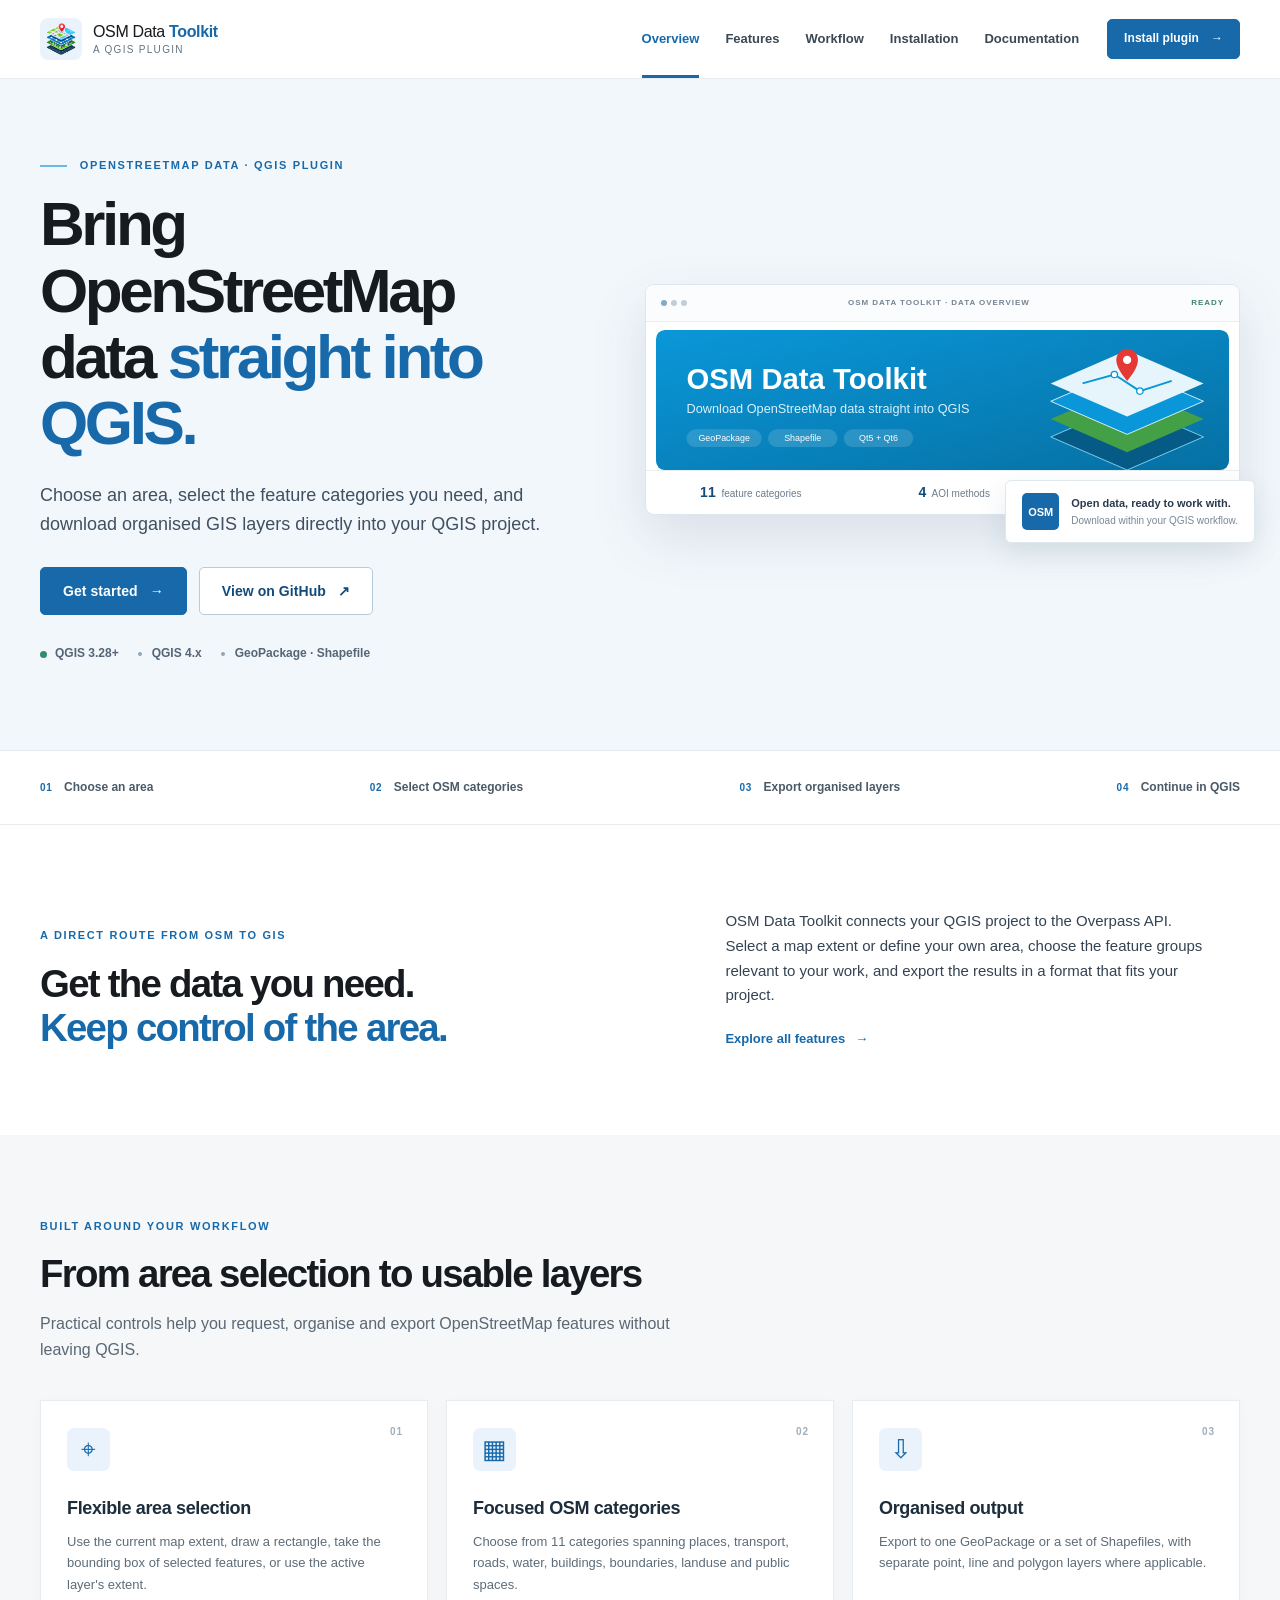
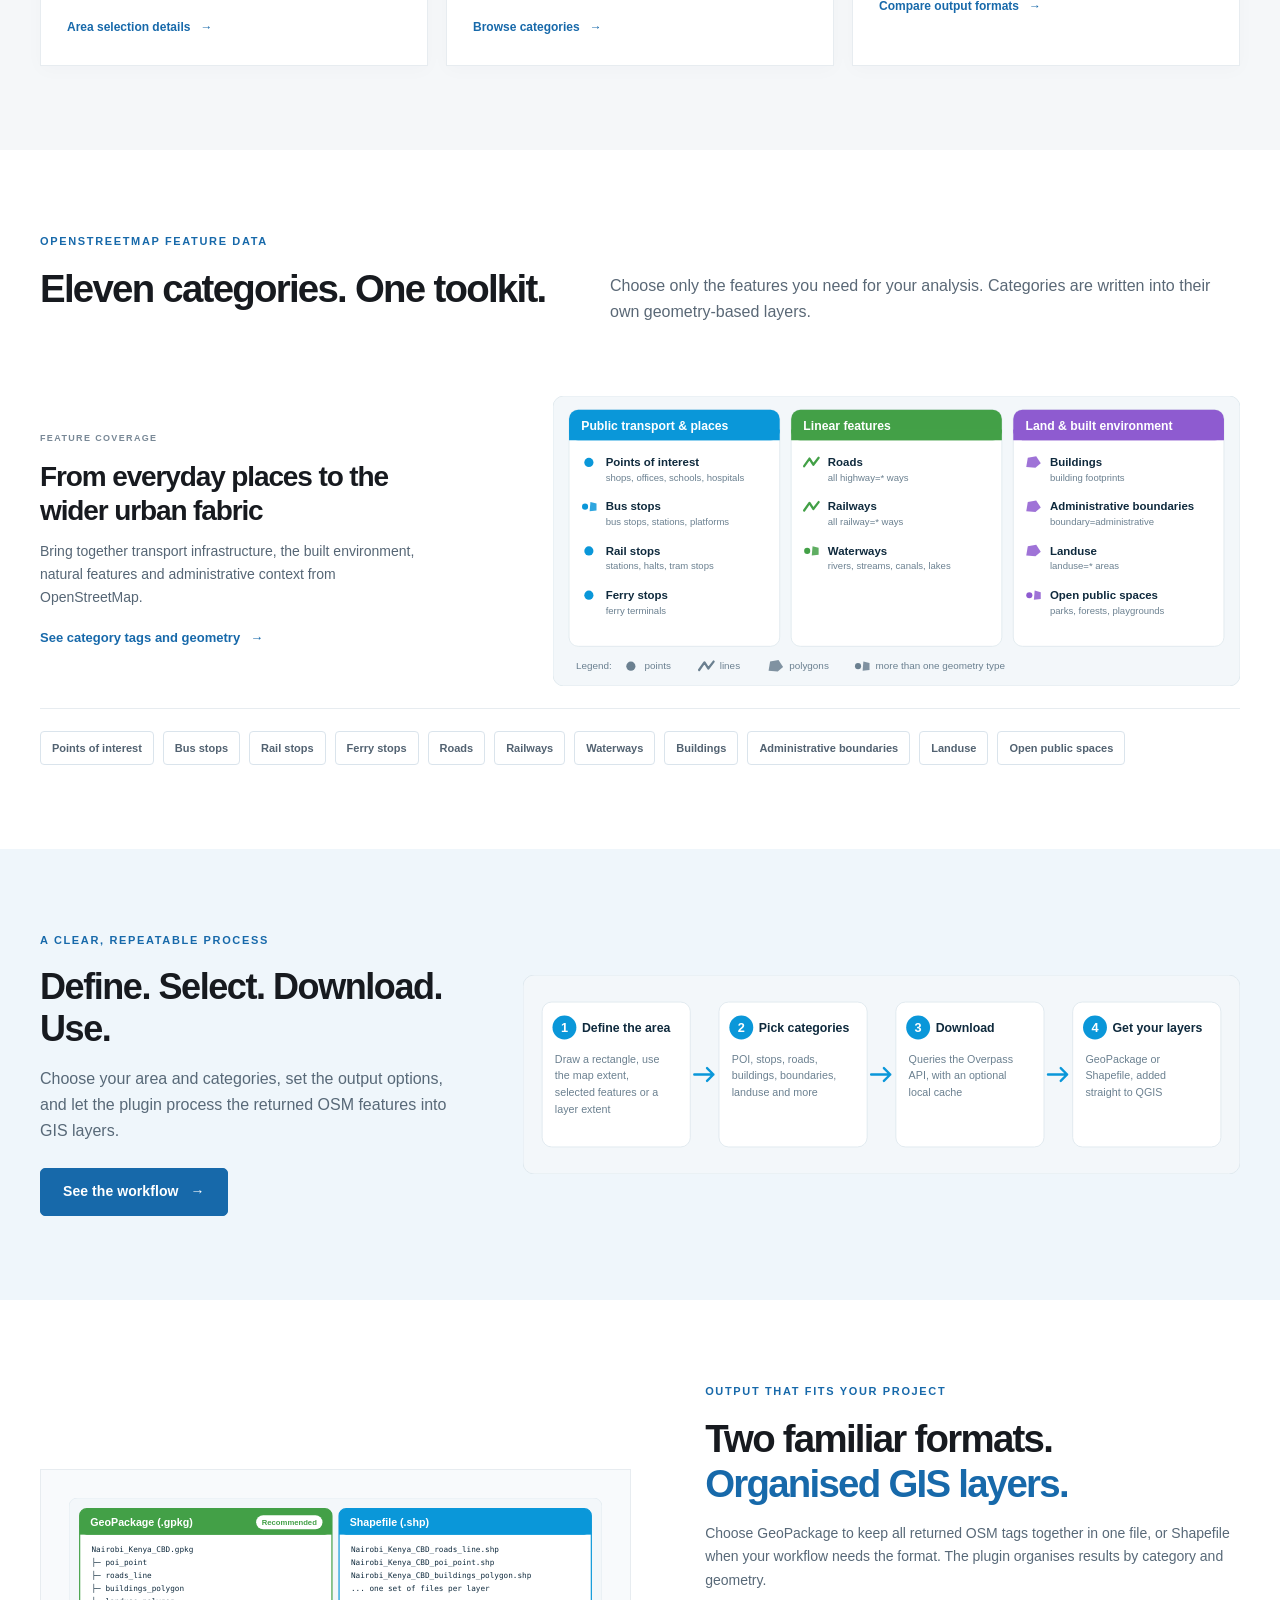
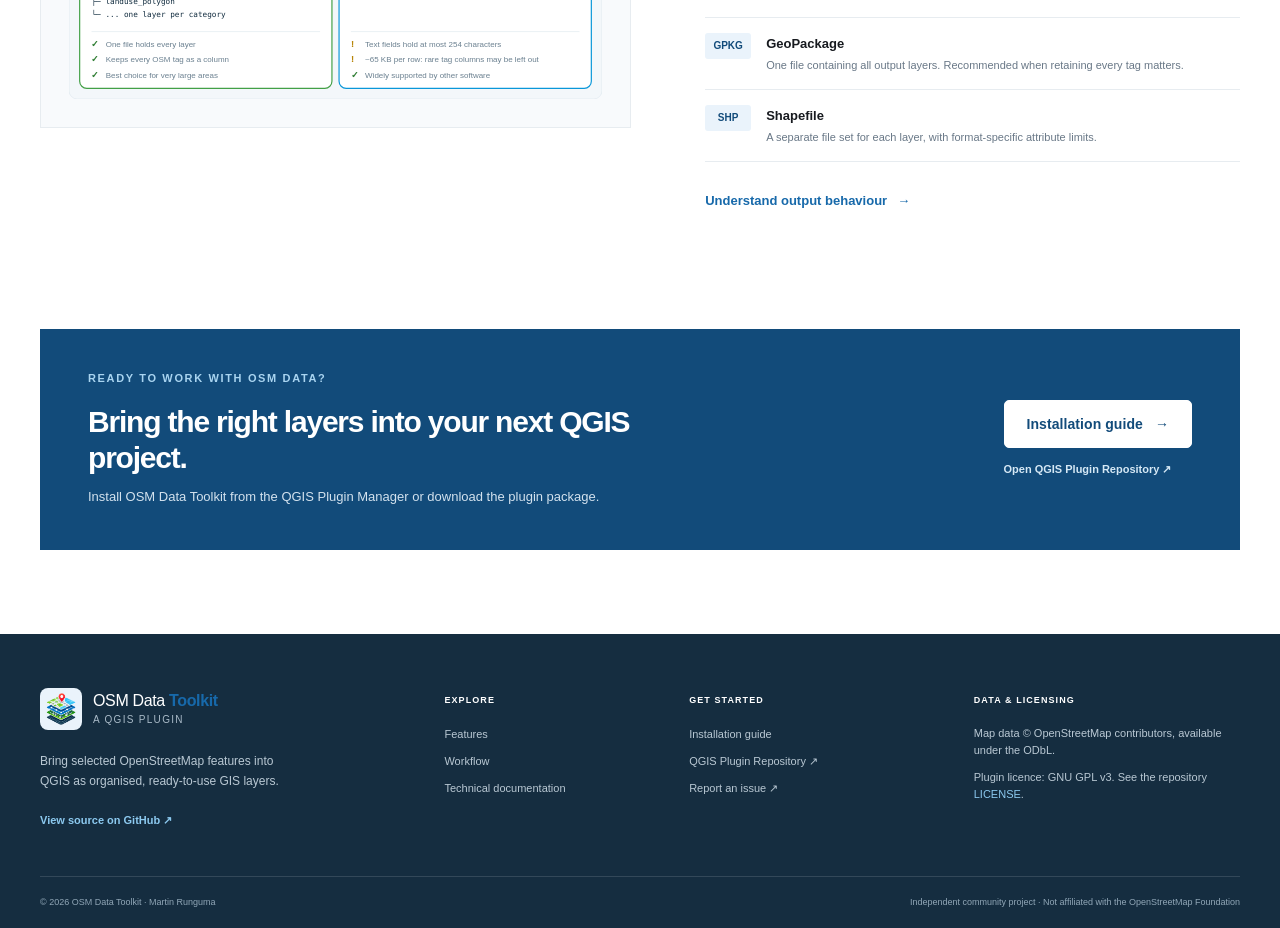
<file: index.html>
<!doctype html>
<html lang="en">
<head>
  <meta charset="utf-8">
  <meta name="viewport" content="width=device-width, initial-scale=1">
  <meta name="theme-color" content="#1769AA">
  <title>OSM Data Toolkit | OpenStreetMap data for QGIS</title>
  <meta name="description" content="Download selected OpenStreetMap feature categories into QGIS. Define an area of interest, choose categories and export organised GeoPackage or Shapefile layers.">
  <meta property="og:type" content="website">
  <meta property="og:title" content="OSM Data Toolkit | OpenStreetMap data for QGIS">
  <meta property="og:description" content="Download selected OpenStreetMap feature categories into QGIS. Define an area of interest, choose categories and export organised GeoPackage or Shapefile layers.">
  <link rel="canonical" href="https://martin-runguma.github.io/osm-data-toolkit/">
  <link rel="icon" href="../icon.png" data-root-href="icon.png" data-fallback="assets/images/brand-mark.svg">
  <link rel="stylesheet" href="assets/css/style.css">
  <script src="assets/js/site.js" defer></script>
</head>
<body class="page page-overview" data-page="overview">
<a class="skip-link" href="#main">Skip to content</a>
<header class="site-header">
  <div class="container header-inner">
    <a class="brand" href="index.html" aria-label="OSM Data Toolkit home">
      <span class="brand-mark"><img src="../icon.png" data-root-src="icon.png" data-fallback="assets/images/brand-mark.svg" alt="" width="38" height="38"></span>
      <span class="brand-copy"><span class="brand-name">OSM Data <strong>Toolkit</strong></span><span class="brand-caption">A QGIS plugin</span></span>
    </a>
    <button class="nav-toggle" type="button" aria-label="Open navigation" aria-expanded="false" aria-controls="site-navigation">
      <span></span><span></span><span></span>
    </button>
    <nav class="site-nav" id="site-navigation" aria-label="Main navigation">
      <div class="nav-links"><a class="nav-link" data-nav="overview" href="index.html" aria-current="page">Overview</a><a class="nav-link" data-nav="features" href="features.html">Features</a><a class="nav-link" data-nav="workflow" href="workflow.html">Workflow</a><a class="nav-link" data-nav="installation" href="installation.html">Installation</a><a class="nav-link" data-nav="documentation" href="documentation.html">Documentation</a></div>
      <div class="nav-actions"><a class="button button-primary button-small" href="installation.html">Install plugin <span aria-hidden="true">→</span></a></div>
    </nav>
  </div>
</header>
<main id="main">
  <section class="hero hero-home">
    <div class="container hero-grid">
      <div class="hero-copy">
        <p class="eyebrow"><span class="eyebrow-rule"></span> OPENSTREETMAP DATA · QGIS PLUGIN</p>
        <h1>Bring OpenStreetMap data <span>straight into QGIS.</span></h1>
        <p class="hero-lead">Choose an area, select the feature categories you need, and download organised GIS layers directly into your QGIS project.</p>
        <div class="hero-actions">
          <a class="button button-primary" href="installation.html">Get started <span aria-hidden="true">→</span></a>
          <a class="button button-secondary" href="https://github.com/martin-runguma/osm-data-toolkit" target="_blank" rel="noopener">View on GitHub <span aria-hidden="true">↗</span></a>
        </div>
        <div class="hero-meta" aria-label="Compatibility and output formats">
          <span><i class="status-dot"></i> QGIS 3.28+</span><span>QGIS 4.x</span><span>GeoPackage · Shapefile</span>
        </div>
      </div>
      <div class="hero-visual">
        <div class="visual-frame">
          <div class="visual-topline"><span class="window-dots"><i></i><i></i><i></i></span><span>OSM DATA TOOLKIT · DATA OVERVIEW</span><span class="visual-status">READY</span></div>
          <img class="responsive-illustration hero-art" src="../docs/images/banner.svg" data-root-src="docs/images/banner.svg" data-fallback="assets/images/banner-fallback.svg" alt="Illustration of selected OpenStreetMap data organised into GIS layers" width="920" height="560">
          <div class="visual-caption"><span><strong>11</strong> feature categories</span><span><strong>4</strong> AOI methods</span><span><strong>2</strong> export formats</span></div>
        </div>
        <div class="hero-note"><span class="note-mark">OSM</span><span><strong>Open data, ready to work with.</strong><small>Download within your QGIS workflow.</small></span></div>
      </div>
    </div>
  </section>

  <section class="trust-strip" aria-label="Plugin characteristics"><div class="container trust-items"><span><b>01</b> Choose an area</span><span><b>02</b> Select OSM categories</span><span><b>03</b> Export organised layers</span><span><b>04</b> Continue in QGIS</span></div></section>

  <section class="section section-intro"><div class="container split-heading"><div><p class="eyebrow">A DIRECT ROUTE FROM OSM TO GIS</p><h2>Get the data you need.<br><span>Keep control of the area.</span></h2></div><div class="section-copy"><p>OSM Data Toolkit connects your QGIS project to the Overpass API. Select a map extent or define your own area, choose the feature groups relevant to your work, and export the results in a format that fits your project.</p><a class="text-link" href="features.html">Explore all features <span aria-hidden="true">→</span></a></div></div></section>

  <section class="section section-muted"><div class="container"><div class="section-heading"><p class="eyebrow">BUILT AROUND YOUR WORKFLOW</p><h2>From area selection to usable layers</h2><p>Practical controls help you request, organise and export OpenStreetMap features without leaving QGIS.</p></div>
    <div class="feature-grid three-col">
      <article class="feature-card"><span class="card-number">01</span><div class="line-icon" aria-hidden="true">⌖</div><h3>Flexible area selection</h3><p>Use the current map extent, draw a rectangle, take the bounding box of selected features, or use the active layer's extent.</p><a href="features.html#area-of-interest" class="card-link">Area selection details <span aria-hidden="true">→</span></a></article>
      <article class="feature-card"><span class="card-number">02</span><div class="line-icon" aria-hidden="true">▦</div><h3>Focused OSM categories</h3><p>Choose from 11 categories spanning places, transport, roads, water, buildings, boundaries, landuse and public spaces.</p><a href="features.html#categories" class="card-link">Browse categories <span aria-hidden="true">→</span></a></article>
      <article class="feature-card"><span class="card-number">03</span><div class="line-icon" aria-hidden="true">⇩</div><h3>Organised output</h3><p>Export to one GeoPackage or a set of Shapefiles, with separate point, line and polygon layers where applicable.</p><a href="documentation.html#output-formats" class="card-link">Compare output formats <span aria-hidden="true">→</span></a></article>
    </div>
  </div></section>

  <section class="section"><div class="container"><div class="section-heading section-heading-row"><div><p class="eyebrow">OPENSTREETMAP FEATURE DATA</p><h2>Eleven categories. One toolkit.</h2></div><p>Choose only the features you need for your analysis. Categories are written into their own geometry-based layers.</p></div>
    <div class="category-preview">
      <div class="category-preview-copy"><span class="small-label">FEATURE COVERAGE</span><h3>From everyday places to the wider urban fabric</h3><p>Bring together transport infrastructure, the built environment, natural features and administrative context from OpenStreetMap.</p><a class="text-link" href="features.html#categories">See category tags and geometry <span aria-hidden="true">→</span></a></div>
      <img class="responsive-illustration categories-art" src="../docs/images/categories.svg" data-root-src="docs/images/categories.svg" data-fallback="assets/images/categories-fallback.svg" alt="Overview diagram of the OpenStreetMap feature categories supported by the plugin" loading="lazy" width="850" height="560">
    </div>
    <div class="category-chip-list"><span>Points of interest</span><span>Bus stops</span><span>Rail stops</span><span>Ferry stops</span><span>Roads</span><span>Railways</span><span>Waterways</span><span>Buildings</span><span>Administrative boundaries</span><span>Landuse</span><span>Open public spaces</span></div>
  </div></section>

  <section class="section section-bluewash"><div class="container workflow-teaser"><div class="workflow-teaser-copy"><p class="eyebrow">A CLEAR, REPEATABLE PROCESS</p><h2>Define. Select. Download. Use.</h2><p>Choose your area and categories, set the output options, and let the plugin process the returned OSM features into GIS layers.</p><a class="button button-primary" href="workflow.html">See the workflow <span aria-hidden="true">→</span></a></div><img class="responsive-illustration" src="../docs/images/workflow.svg" data-root-src="docs/images/workflow.svg" data-fallback="assets/images/workflow-fallback.svg" alt="Step-by-step workflow for downloading OpenStreetMap data" loading="lazy" width="900" height="470"></div></section>

  <section class="section"><div class="container output-row"><div class="output-art-wrap"><img class="responsive-illustration" src="../docs/images/output.svg" data-root-src="docs/images/output.svg" data-fallback="assets/images/output-fallback.svg" alt="GeoPackage and Shapefile output options" loading="lazy" width="820" height="520"></div><div class="output-copy"><p class="eyebrow">OUTPUT THAT FITS YOUR PROJECT</p><h2>Two familiar formats.<br><span>Organised GIS layers.</span></h2><p>Choose GeoPackage to keep all returned OSM tags together in one file, or Shapefile when your workflow needs the format. The plugin organises results by category and geometry.</p><div class="format-list"><div><b>GPKG</b><span><strong>GeoPackage</strong><small>One file containing all output layers. Recommended when retaining every tag matters.</small></span></div><div><b>SHP</b><span><strong>Shapefile</strong><small>A separate file set for each layer, with format-specific attribute limits.</small></span></div></div><a class="text-link" href="documentation.html#output-formats">Understand output behaviour <span aria-hidden="true">→</span></a></div></div></section>

  <section class="section section-cta"><div class="container cta-panel"><div><p class="eyebrow">READY TO WORK WITH OSM DATA?</p><h2>Bring the right layers into your next QGIS project.</h2><p>Install OSM Data Toolkit from the QGIS Plugin Manager or download the plugin package.</p></div><div class="cta-actions"><a class="button button-white" href="installation.html">Installation guide <span aria-hidden="true">→</span></a><a class="cta-text-link" href="https://plugins.qgis.org/plugins/OSM_Data_Toolkit/" target="_blank" rel="noopener">Open QGIS Plugin Repository ↗</a></div></div></section>
</main>
<footer class="site-footer">
  <div class="container footer-main">
    <div class="footer-brand-block">
      <a class="brand brand-footer" href="index.html">
        <span class="brand-mark"><img src="../icon.png" data-root-src="icon.png" data-fallback="assets/images/brand-mark.svg" alt="" width="36" height="36"></span>
        <span class="brand-copy"><span class="brand-name">OSM Data <strong>Toolkit</strong></span><span class="brand-caption">A QGIS plugin</span></span>
      </a>
      <p>Bring selected OpenStreetMap features into QGIS as organised, ready-to-use GIS layers.</p>
      <a class="footer-external" href="https://github.com/martin-runguma/osm-data-toolkit" target="_blank" rel="noopener">View source on GitHub <span aria-hidden="true">↗</span></a>
    </div>
    <div class="footer-col"><h2>Explore</h2><a href="features.html">Features</a><a href="workflow.html">Workflow</a><a href="documentation.html">Technical documentation</a></div>
    <div class="footer-col"><h2>Get started</h2><a href="installation.html">Installation guide</a><a href="https://plugins.qgis.org/plugins/OSM_Data_Toolkit/" target="_blank" rel="noopener">QGIS Plugin Repository ↗</a><a href="https://github.com/martin-runguma/osm-data-toolkit/issues" target="_blank" rel="noopener">Report an issue ↗</a></div>
    <div class="footer-col footer-legal"><h2>Data &amp; licensing</h2><p>Map data © OpenStreetMap contributors, available under the ODbL.</p><p>Plugin licence: GNU GPL v3. See the repository <a href="https://github.com/martin-runguma/osm-data-toolkit/blob/main/LICENSE" target="_blank" rel="noopener">LICENSE</a>.</p></div>
  </div>
  <div class="container footer-bottom"><span>© <span data-year>2026</span> OSM Data Toolkit · Martin Runguma</span><span>Independent community project · Not affiliated with the OpenStreetMap Foundation</span></div>
</footer>
</body>
</html>
</file>
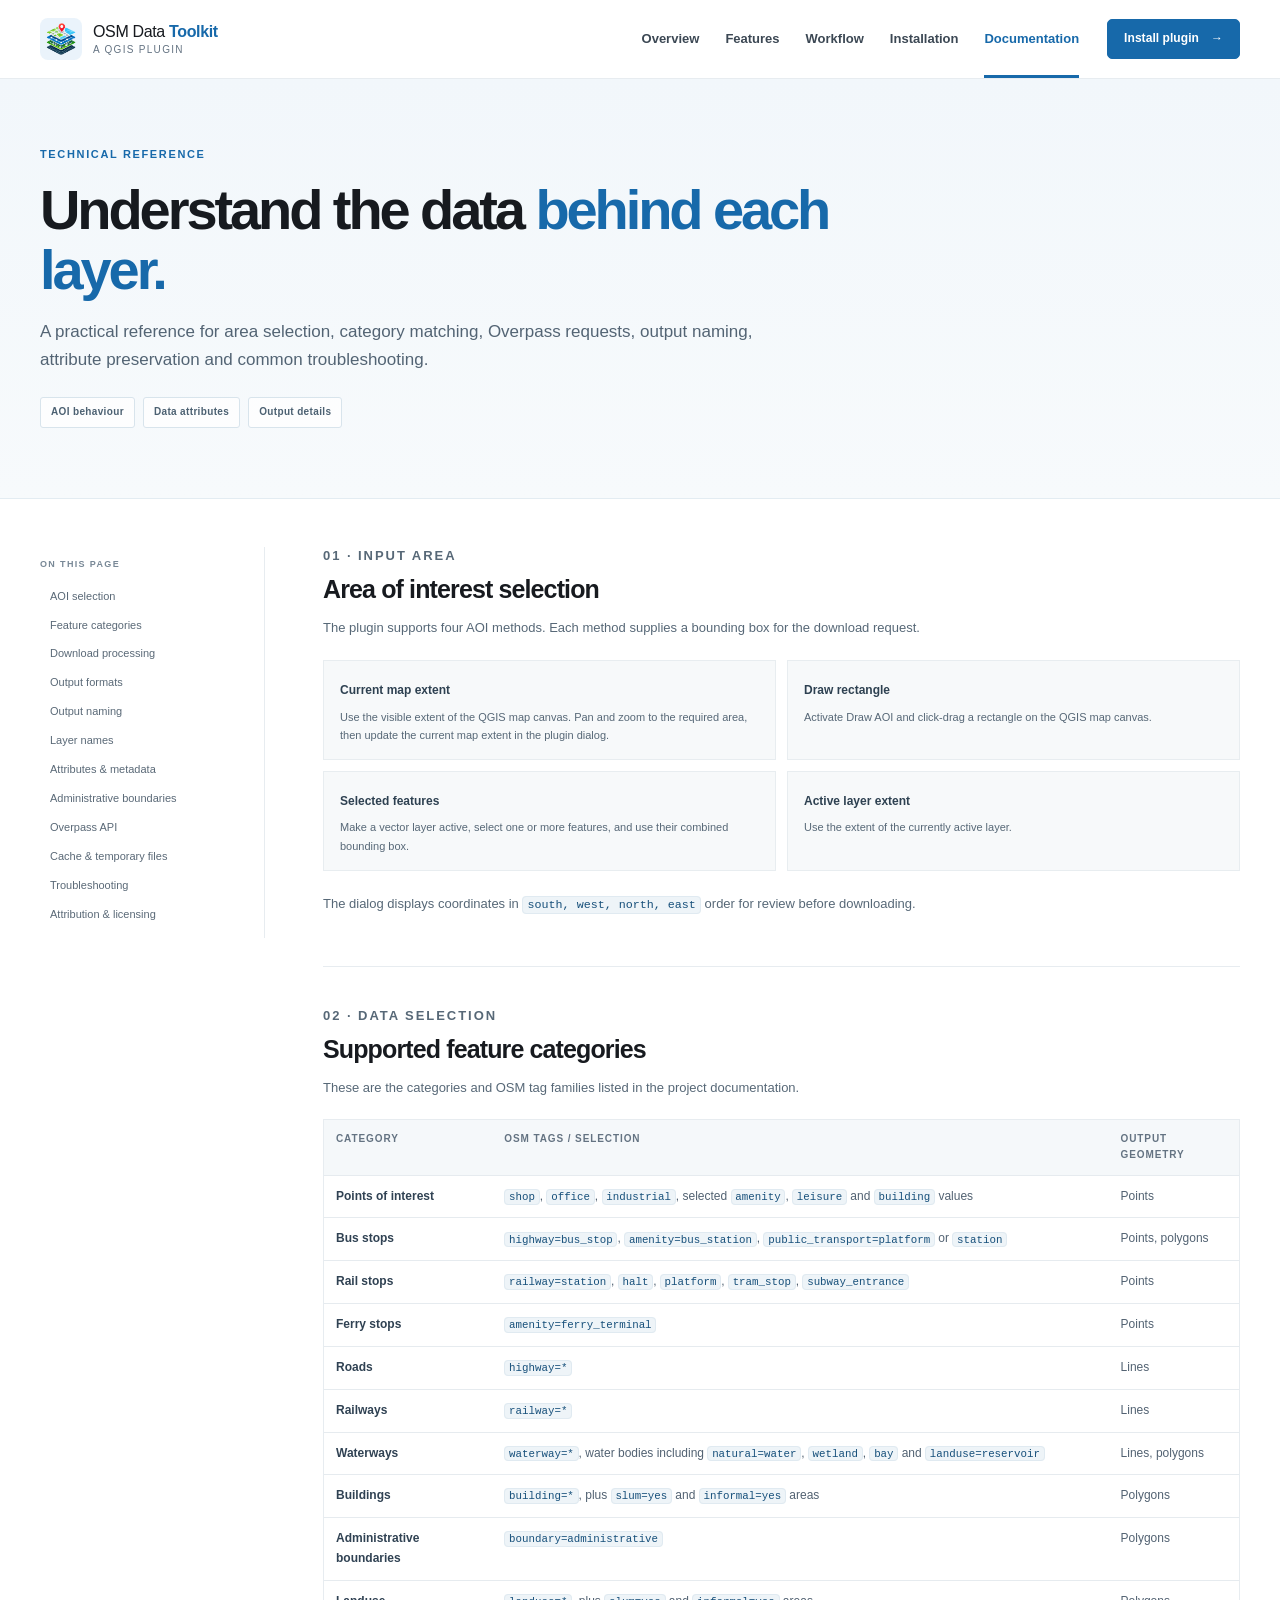
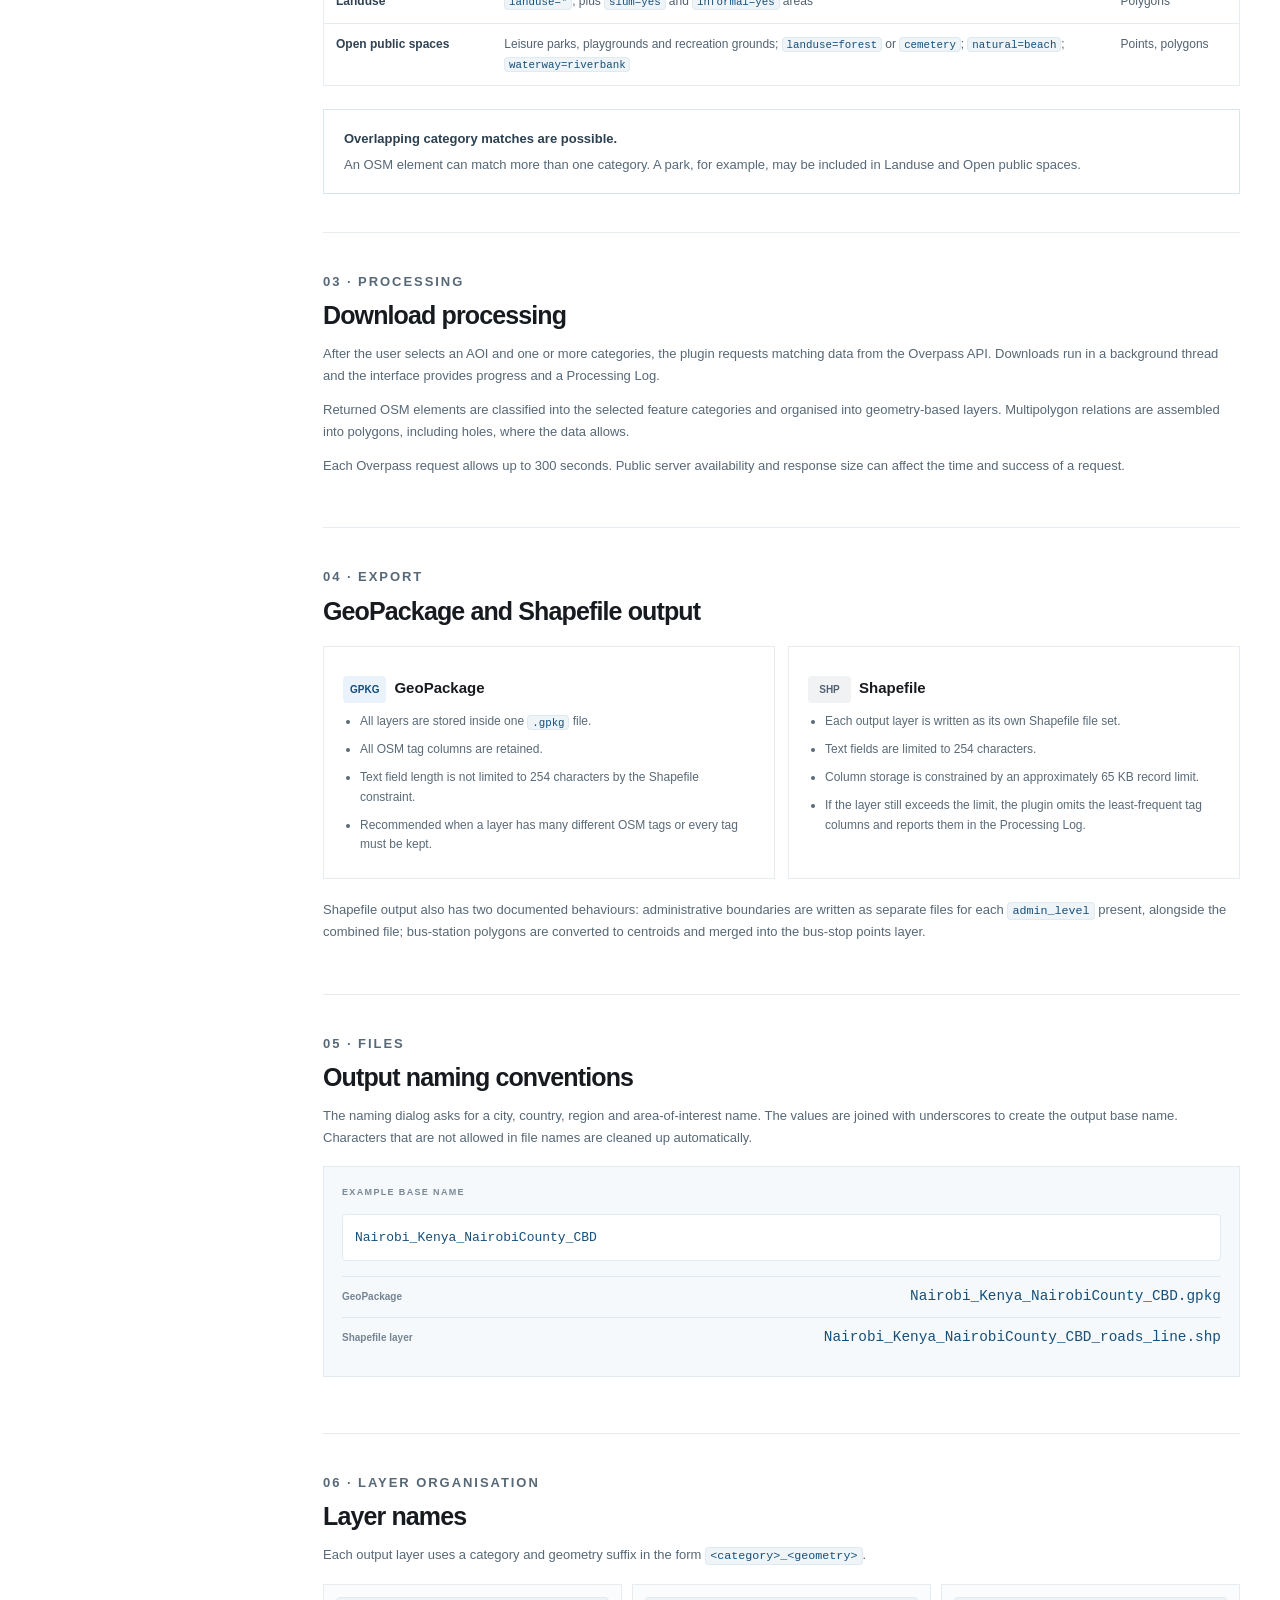
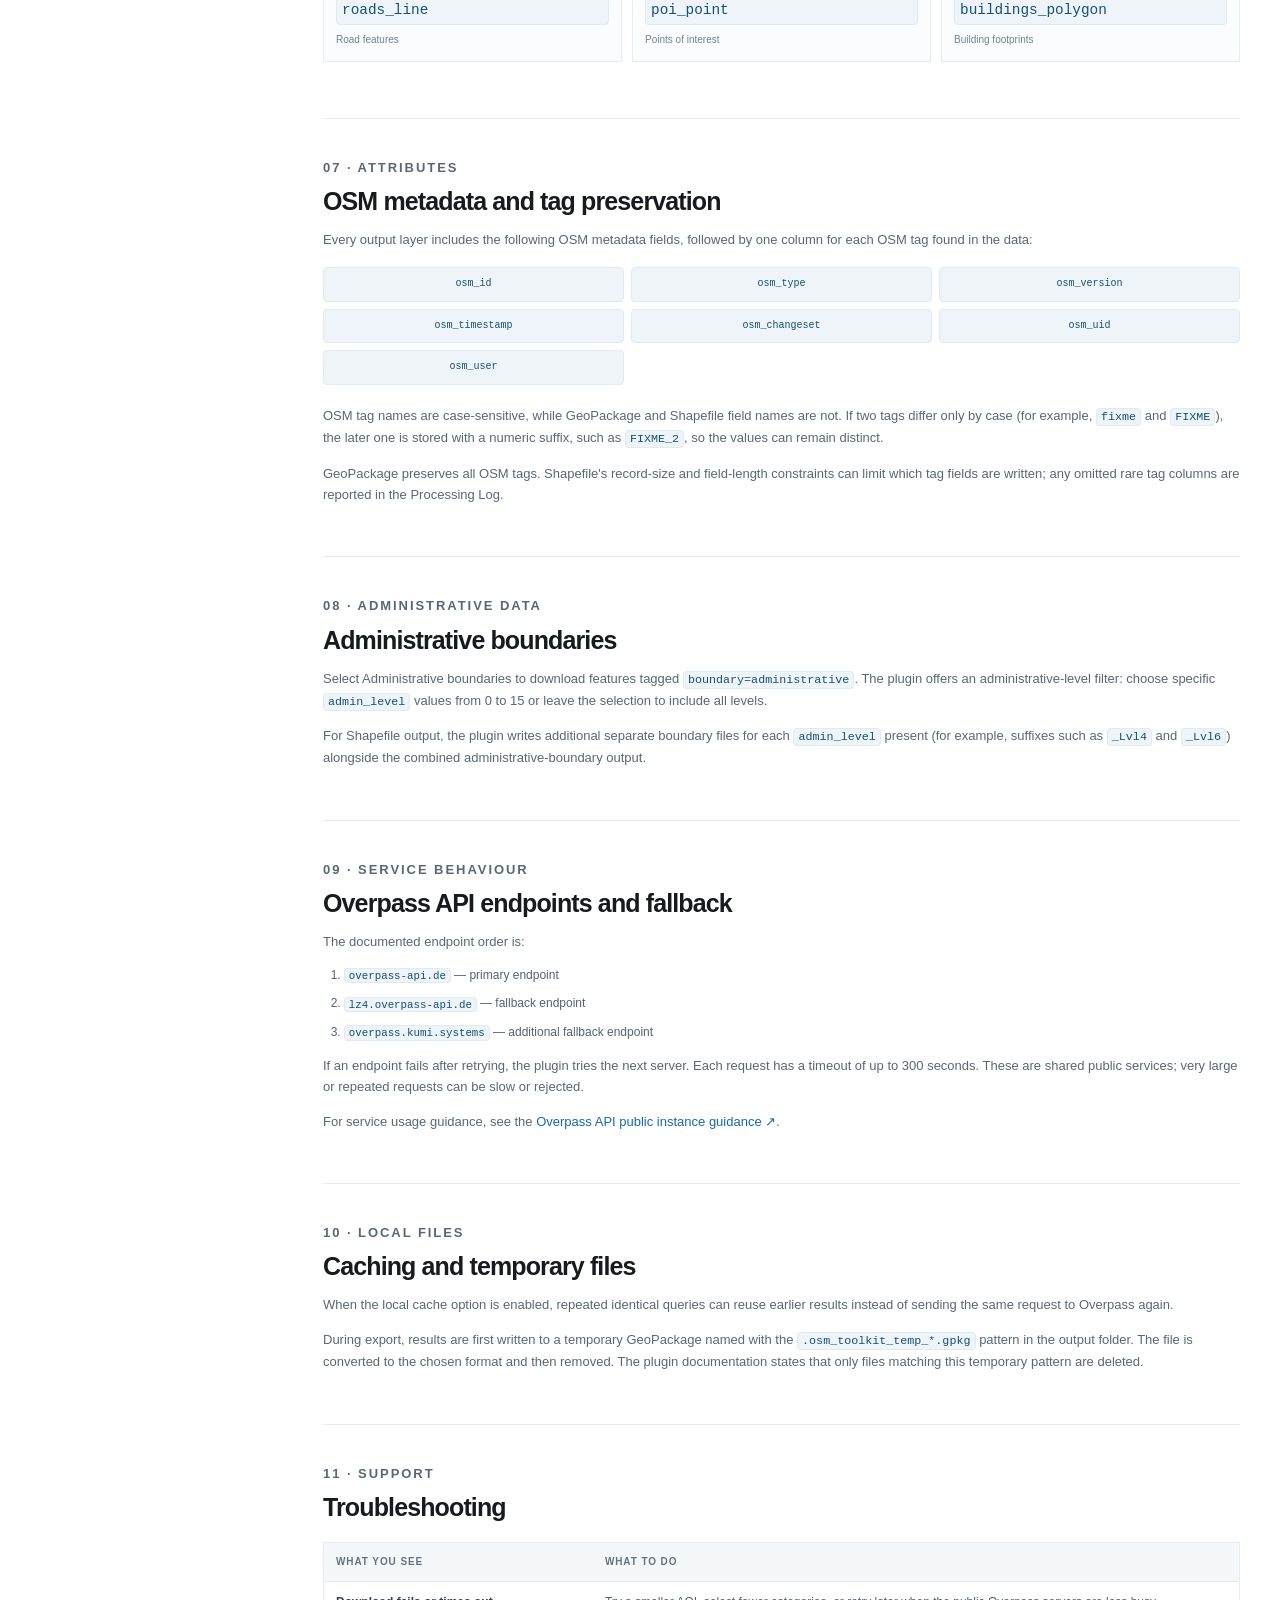
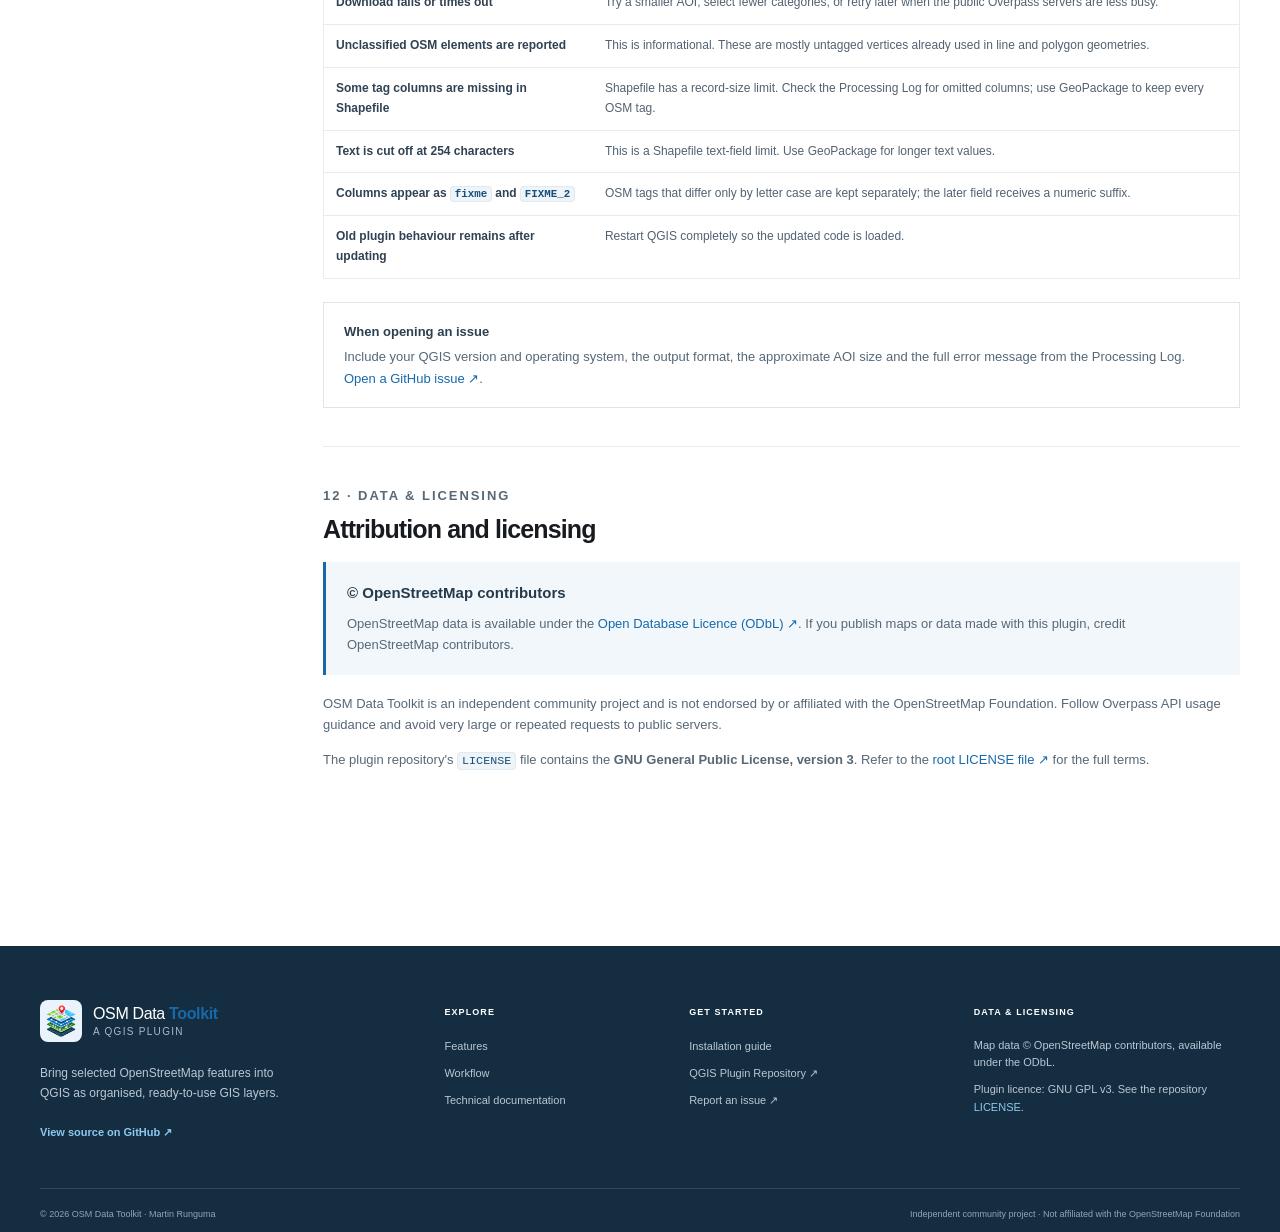
<file: documentation.html>
<!doctype html>
<html lang="en">
<head>
  <meta charset="utf-8">
  <meta name="viewport" content="width=device-width, initial-scale=1">
  <meta name="theme-color" content="#1769AA">
  <title>Documentation | OSM Data Toolkit</title>
  <meta name="description" content="Technical reference for AOI selection, OSM categories, Overpass processing, GeoPackage and Shapefile output, metadata, naming, caching and troubleshooting.">
  <meta property="og:type" content="website">
  <meta property="og:title" content="Documentation | OSM Data Toolkit">
  <meta property="og:description" content="Technical reference for AOI selection, OSM categories, Overpass processing, GeoPackage and Shapefile output, metadata, naming, caching and troubleshooting.">
  <link rel="canonical" href="https://martin-runguma.github.io/osm-data-toolkit/documentation.html">
  <link rel="icon" href="../icon.png" data-root-href="icon.png" data-fallback="assets/images/brand-mark.svg">
  <link rel="stylesheet" href="assets/css/style.css">
  <script src="assets/js/site.js" defer></script>
</head>
<body class="page page-documentation" data-page="documentation">
<a class="skip-link" href="#main">Skip to content</a>
<header class="site-header">
  <div class="container header-inner">
    <a class="brand" href="index.html" aria-label="OSM Data Toolkit home">
      <span class="brand-mark"><img src="../icon.png" data-root-src="icon.png" data-fallback="assets/images/brand-mark.svg" alt="" width="38" height="38"></span>
      <span class="brand-copy"><span class="brand-name">OSM Data <strong>Toolkit</strong></span><span class="brand-caption">A QGIS plugin</span></span>
    </a>
    <button class="nav-toggle" type="button" aria-label="Open navigation" aria-expanded="false" aria-controls="site-navigation">
      <span></span><span></span><span></span>
    </button>
    <nav class="site-nav" id="site-navigation" aria-label="Main navigation">
      <div class="nav-links"><a class="nav-link" data-nav="overview" href="index.html">Overview</a><a class="nav-link" data-nav="features" href="features.html">Features</a><a class="nav-link" data-nav="workflow" href="workflow.html">Workflow</a><a class="nav-link" data-nav="installation" href="installation.html">Installation</a><a class="nav-link" data-nav="documentation" href="documentation.html" aria-current="page">Documentation</a></div>
      <div class="nav-actions"><a class="button button-primary button-small" href="installation.html">Install plugin <span aria-hidden="true">→</span></a></div>
    </nav>
  </div>
</header>
<main id="main">
  <section class="page-hero"><div class="container page-hero-inner"><p class="eyebrow">TECHNICAL REFERENCE</p><h1>Understand the data <span>behind each layer.</span></h1><p class="page-lead">A practical reference for area selection, category matching, Overpass requests, output naming, attribute preservation and common troubleshooting.</p><div class="page-hero-tags"><span>AOI behaviour</span><span>Data attributes</span><span>Output details</span></div></div></section>
  <section class="section docs-section"><div class="container docs-layout">
    <aside class="docs-sidebar"><span class="small-label">ON THIS PAGE</span><nav aria-label="Documentation sections"><a href="#aoi-behaviour">AOI selection</a><a href="#feature-categories">Feature categories</a><a href="#download-processing">Download processing</a><a href="#output-formats">Output formats</a><a href="#file-naming">Output naming</a><a href="#layer-names">Layer names</a><a href="#attributes">Attributes &amp; metadata</a><a href="#administrative-boundaries">Administrative boundaries</a><a href="#overpass-api">Overpass API</a><a href="#cache-temp-files">Cache &amp; temporary files</a><a href="#troubleshooting">Troubleshooting</a><a href="#attribution-licensing">Attribution &amp; licensing</a></nav></aside>
    <div class="docs-content">
      <section class="docs-block" id="aoi-behaviour"><p class="eyebrow">01 · INPUT AREA</p><h2>Area of interest selection</h2><p>The plugin supports four AOI methods. Each method supplies a bounding box for the download request.</p><div class="docs-method-list"><div><b>Current map extent</b><p>Use the visible extent of the QGIS map canvas. Pan and zoom to the required area, then update the current map extent in the plugin dialog.</p></div><div><b>Draw rectangle</b><p>Activate Draw AOI and click-drag a rectangle on the QGIS map canvas.</p></div><div><b>Selected features</b><p>Make a vector layer active, select one or more features, and use their combined bounding box.</p></div><div><b>Active layer extent</b><p>Use the extent of the currently active layer.</p></div></div><p>The dialog displays coordinates in <code>south, west, north, east</code> order for review before downloading.</p></section>

      <section class="docs-block" id="feature-categories"><p class="eyebrow">02 · DATA SELECTION</p><h2>Supported feature categories</h2><p>These are the categories and OSM tag families listed in the project documentation.</p><div class="table-scroll"><table class="data-table"><thead><tr><th scope="col">Category</th><th scope="col">OSM tags / selection</th><th scope="col">Output geometry</th></tr></thead><tbody>
        <tr><th scope="row">Points of interest</th><td><code>shop</code>, <code>office</code>, <code>industrial</code>, selected <code>amenity</code>, <code>leisure</code> and <code>building</code> values</td><td>Points</td></tr>
        <tr><th scope="row">Bus stops</th><td><code>highway=bus_stop</code>, <code>amenity=bus_station</code>, <code>public_transport=platform</code> or <code>station</code></td><td>Points, polygons</td></tr>
        <tr><th scope="row">Rail stops</th><td><code>railway=station</code>, <code>halt</code>, <code>platform</code>, <code>tram_stop</code>, <code>subway_entrance</code></td><td>Points</td></tr>
        <tr><th scope="row">Ferry stops</th><td><code>amenity=ferry_terminal</code></td><td>Points</td></tr>
        <tr><th scope="row">Roads</th><td><code>highway=*</code></td><td>Lines</td></tr>
        <tr><th scope="row">Railways</th><td><code>railway=*</code></td><td>Lines</td></tr>
        <tr><th scope="row">Waterways</th><td><code>waterway=*</code>, water bodies including <code>natural=water</code>, <code>wetland</code>, <code>bay</code> and <code>landuse=reservoir</code></td><td>Lines, polygons</td></tr>
        <tr><th scope="row">Buildings</th><td><code>building=*</code>, plus <code>slum=yes</code> and <code>informal=yes</code> areas</td><td>Polygons</td></tr>
        <tr><th scope="row">Administrative boundaries</th><td><code>boundary=administrative</code></td><td>Polygons</td></tr>
        <tr><th scope="row">Landuse</th><td><code>landuse=*</code>, plus <code>slum=yes</code> and <code>informal=yes</code> areas</td><td>Polygons</td></tr>
        <tr><th scope="row">Open public spaces</th><td>Leisure parks, playgrounds and recreation grounds; <code>landuse=forest</code> or <code>cemetery</code>; <code>natural=beach</code>; <code>waterway=riverbank</code></td><td>Points, polygons</td></tr>
      </tbody></table></div><div class="note-panel"><strong>Overlapping category matches are possible.</strong><p>An OSM element can match more than one category. A park, for example, may be included in Landuse and Open public spaces.</p></div></section>

      <section class="docs-block" id="download-processing"><p class="eyebrow">03 · PROCESSING</p><h2>Download processing</h2><p>After the user selects an AOI and one or more categories, the plugin requests matching data from the Overpass API. Downloads run in a background thread and the interface provides progress and a Processing Log.</p><p>Returned OSM elements are classified into the selected feature categories and organised into geometry-based layers. Multipolygon relations are assembled into polygons, including holes, where the data allows.</p><p>Each Overpass request allows up to 300 seconds. Public server availability and response size can affect the time and success of a request.</p></section>

      <section class="docs-block" id="output-formats"><p class="eyebrow">04 · EXPORT</p><h2>GeoPackage and Shapefile output</h2><div class="format-doc-grid"><article><span class="format-badge gpkg">GPKG</span><h3>GeoPackage</h3><ul><li>All layers are stored inside one <code>.gpkg</code> file.</li><li>All OSM tag columns are retained.</li><li>Text field length is not limited to 254 characters by the Shapefile constraint.</li><li>Recommended when a layer has many different OSM tags or every tag must be kept.</li></ul></article><article><span class="format-badge shp">SHP</span><h3>Shapefile</h3><ul><li>Each output layer is written as its own Shapefile file set.</li><li>Text fields are limited to 254 characters.</li><li>Column storage is constrained by an approximately 65 KB record limit.</li><li>If the layer still exceeds the limit, the plugin omits the least-frequent tag columns and reports them in the Processing Log.</li></ul></article></div><p>Shapefile output also has two documented behaviours: administrative boundaries are written as separate files for each <code>admin_level</code> present, alongside the combined file; bus-station polygons are converted to centroids and merged into the bus-stop points layer.</p></section>

      <section class="docs-block" id="file-naming"><p class="eyebrow">05 · FILES</p><h2>Output naming conventions</h2><p>The naming dialog asks for a city, country, region and area-of-interest name. The values are joined with underscores to create the output base name. Characters that are not allowed in file names are cleaned up automatically.</p><div class="code-example"><span class="small-label">EXAMPLE BASE NAME</span><code>Nairobi_Kenya_NairobiCounty_CBD</code><div class="code-example-result"><span>GeoPackage</span><code>Nairobi_Kenya_NairobiCounty_CBD.gpkg</code></div><div class="code-example-result"><span>Shapefile layer</span><code>Nairobi_Kenya_NairobiCounty_CBD_roads_line.shp</code></div></div></section>

      <section class="docs-block" id="layer-names"><p class="eyebrow">06 · LAYER ORGANISATION</p><h2>Layer names</h2><p>Each output layer uses a category and geometry suffix in the form <code>&lt;category&gt;_&lt;geometry&gt;</code>.</p><div class="layer-name-examples"><span><code>roads_line</code><small>Road features</small></span><span><code>poi_point</code><small>Points of interest</small></span><span><code>buildings_polygon</code><small>Building footprints</small></span></div></section>

      <section class="docs-block" id="attributes"><p class="eyebrow">07 · ATTRIBUTES</p><h2>OSM metadata and tag preservation</h2><p>Every output layer includes the following OSM metadata fields, followed by one column for each OSM tag found in the data:</p><div class="field-grid"><code>osm_id</code><code>osm_type</code><code>osm_version</code><code>osm_timestamp</code><code>osm_changeset</code><code>osm_uid</code><code>osm_user</code></div><p>OSM tag names are case-sensitive, while GeoPackage and Shapefile field names are not. If two tags differ only by case (for example, <code>fixme</code> and <code>FIXME</code>), the later one is stored with a numeric suffix, such as <code>FIXME_2</code>, so the values can remain distinct.</p><p>GeoPackage preserves all OSM tags. Shapefile's record-size and field-length constraints can limit which tag fields are written; any omitted rare tag columns are reported in the Processing Log.</p></section>

      <section class="docs-block" id="administrative-boundaries"><p class="eyebrow">08 · ADMINISTRATIVE DATA</p><h2>Administrative boundaries</h2><p>Select Administrative boundaries to download features tagged <code>boundary=administrative</code>. The plugin offers an administrative-level filter: choose specific <code>admin_level</code> values from 0 to 15 or leave the selection to include all levels.</p><p>For Shapefile output, the plugin writes additional separate boundary files for each <code>admin_level</code> present (for example, suffixes such as <code>_Lvl4</code> and <code>_Lvl6</code>) alongside the combined administrative-boundary output.</p></section>

      <section class="docs-block" id="overpass-api"><p class="eyebrow">09 · SERVICE BEHAVIOUR</p><h2>Overpass API endpoints and fallback</h2><p>The documented endpoint order is:</p><ol class="endpoint-list"><li><code>overpass-api.de</code> — primary endpoint</li><li><code>lz4.overpass-api.de</code> — fallback endpoint</li><li><code>overpass.kumi.systems</code> — additional fallback endpoint</li></ol><p>If an endpoint fails after retrying, the plugin tries the next server. Each request has a timeout of up to 300 seconds. These are shared public services; very large or repeated requests can be slow or rejected.</p><p>For service usage guidance, see the <a href="https://wiki.openstreetmap.org/wiki/Overpass_API#Public_Overpass_API_instances" target="_blank" rel="noopener">Overpass API public instance guidance ↗</a>.</p></section>

      <section class="docs-block" id="cache-temp-files"><p class="eyebrow">10 · LOCAL FILES</p><h2>Caching and temporary files</h2><p>When the local cache option is enabled, repeated identical queries can reuse earlier results instead of sending the same request to Overpass again.</p><p>During export, results are first written to a temporary GeoPackage named with the <code>.osm_toolkit_temp_*.gpkg</code> pattern in the output folder. The file is converted to the chosen format and then removed. The plugin documentation states that only files matching this temporary pattern are deleted.</p></section>

      <section class="docs-block" id="troubleshooting"><p class="eyebrow">11 · SUPPORT</p><h2>Troubleshooting</h2><div class="table-scroll"><table class="data-table troubleshoot-table"><thead><tr><th scope="col">What you see</th><th scope="col">What to do</th></tr></thead><tbody><tr><th scope="row">Download fails or times out</th><td>Try a smaller AOI, select fewer categories, or retry later when the public Overpass servers are less busy.</td></tr><tr><th scope="row">Unclassified OSM elements are reported</th><td>This is informational. These are mostly untagged vertices already used in line and polygon geometries.</td></tr><tr><th scope="row">Some tag columns are missing in Shapefile</th><td>Shapefile has a record-size limit. Check the Processing Log for omitted columns; use GeoPackage to keep every OSM tag.</td></tr><tr><th scope="row">Text is cut off at 254 characters</th><td>This is a Shapefile text-field limit. Use GeoPackage for longer text values.</td></tr><tr><th scope="row">Columns appear as <code>fixme</code> and <code>FIXME_2</code></th><td>OSM tags that differ only by letter case are kept separately; the later field receives a numeric suffix.</td></tr><tr><th scope="row">Old plugin behaviour remains after updating</th><td>Restart QGIS completely so the updated code is loaded.</td></tr></tbody></table></div><div class="note-panel"><strong>When opening an issue</strong><p>Include your QGIS version and operating system, the output format, the approximate AOI size and the full error message from the Processing Log. <a href="https://github.com/martin-runguma/osm-data-toolkit/issues" target="_blank" rel="noopener">Open a GitHub issue ↗</a>.</p></div></section>

      <section class="docs-block" id="attribution-licensing"><p class="eyebrow">12 · DATA &amp; LICENSING</p><h2>Attribution and licensing</h2><div class="attribution-box"><p class="osm-attribution">© OpenStreetMap contributors</p><p>OpenStreetMap data is available under the <a href="https://www.openstreetmap.org/copyright" target="_blank" rel="noopener">Open Database Licence (ODbL) ↗</a>. If you publish maps or data made with this plugin, credit OpenStreetMap contributors.</p></div><p>OSM Data Toolkit is an independent community project and is not endorsed by or affiliated with the OpenStreetMap Foundation. Follow Overpass API usage guidance and avoid very large or repeated requests to public servers.</p><p>The plugin repository's <code>LICENSE</code> file contains the <strong>GNU General Public License, version 3</strong>. Refer to the <a href="https://github.com/martin-runguma/osm-data-toolkit/blob/main/LICENSE" target="_blank" rel="noopener">root LICENSE file ↗</a> for the full terms.</p></section>
    </div>
  </div></section>
</main>
<footer class="site-footer">
  <div class="container footer-main">
    <div class="footer-brand-block">
      <a class="brand brand-footer" href="index.html">
        <span class="brand-mark"><img src="../icon.png" data-root-src="icon.png" data-fallback="assets/images/brand-mark.svg" alt="" width="36" height="36"></span>
        <span class="brand-copy"><span class="brand-name">OSM Data <strong>Toolkit</strong></span><span class="brand-caption">A QGIS plugin</span></span>
      </a>
      <p>Bring selected OpenStreetMap features into QGIS as organised, ready-to-use GIS layers.</p>
      <a class="footer-external" href="https://github.com/martin-runguma/osm-data-toolkit" target="_blank" rel="noopener">View source on GitHub <span aria-hidden="true">↗</span></a>
    </div>
    <div class="footer-col"><h2>Explore</h2><a href="features.html">Features</a><a href="workflow.html">Workflow</a><a href="documentation.html">Technical documentation</a></div>
    <div class="footer-col"><h2>Get started</h2><a href="installation.html">Installation guide</a><a href="https://plugins.qgis.org/plugins/OSM_Data_Toolkit/" target="_blank" rel="noopener">QGIS Plugin Repository ↗</a><a href="https://github.com/martin-runguma/osm-data-toolkit/issues" target="_blank" rel="noopener">Report an issue ↗</a></div>
    <div class="footer-col footer-legal"><h2>Data &amp; licensing</h2><p>Map data © OpenStreetMap contributors, available under the ODbL.</p><p>Plugin licence: GNU GPL v3. See the repository <a href="https://github.com/martin-runguma/osm-data-toolkit/blob/main/LICENSE" target="_blank" rel="noopener">LICENSE</a>.</p></div>
  </div>
  <div class="container footer-bottom"><span>© <span data-year>2026</span> OSM Data Toolkit · Martin Runguma</span><span>Independent community project · Not affiliated with the OpenStreetMap Foundation</span></div>
</footer>
</body>
</html>
</file>
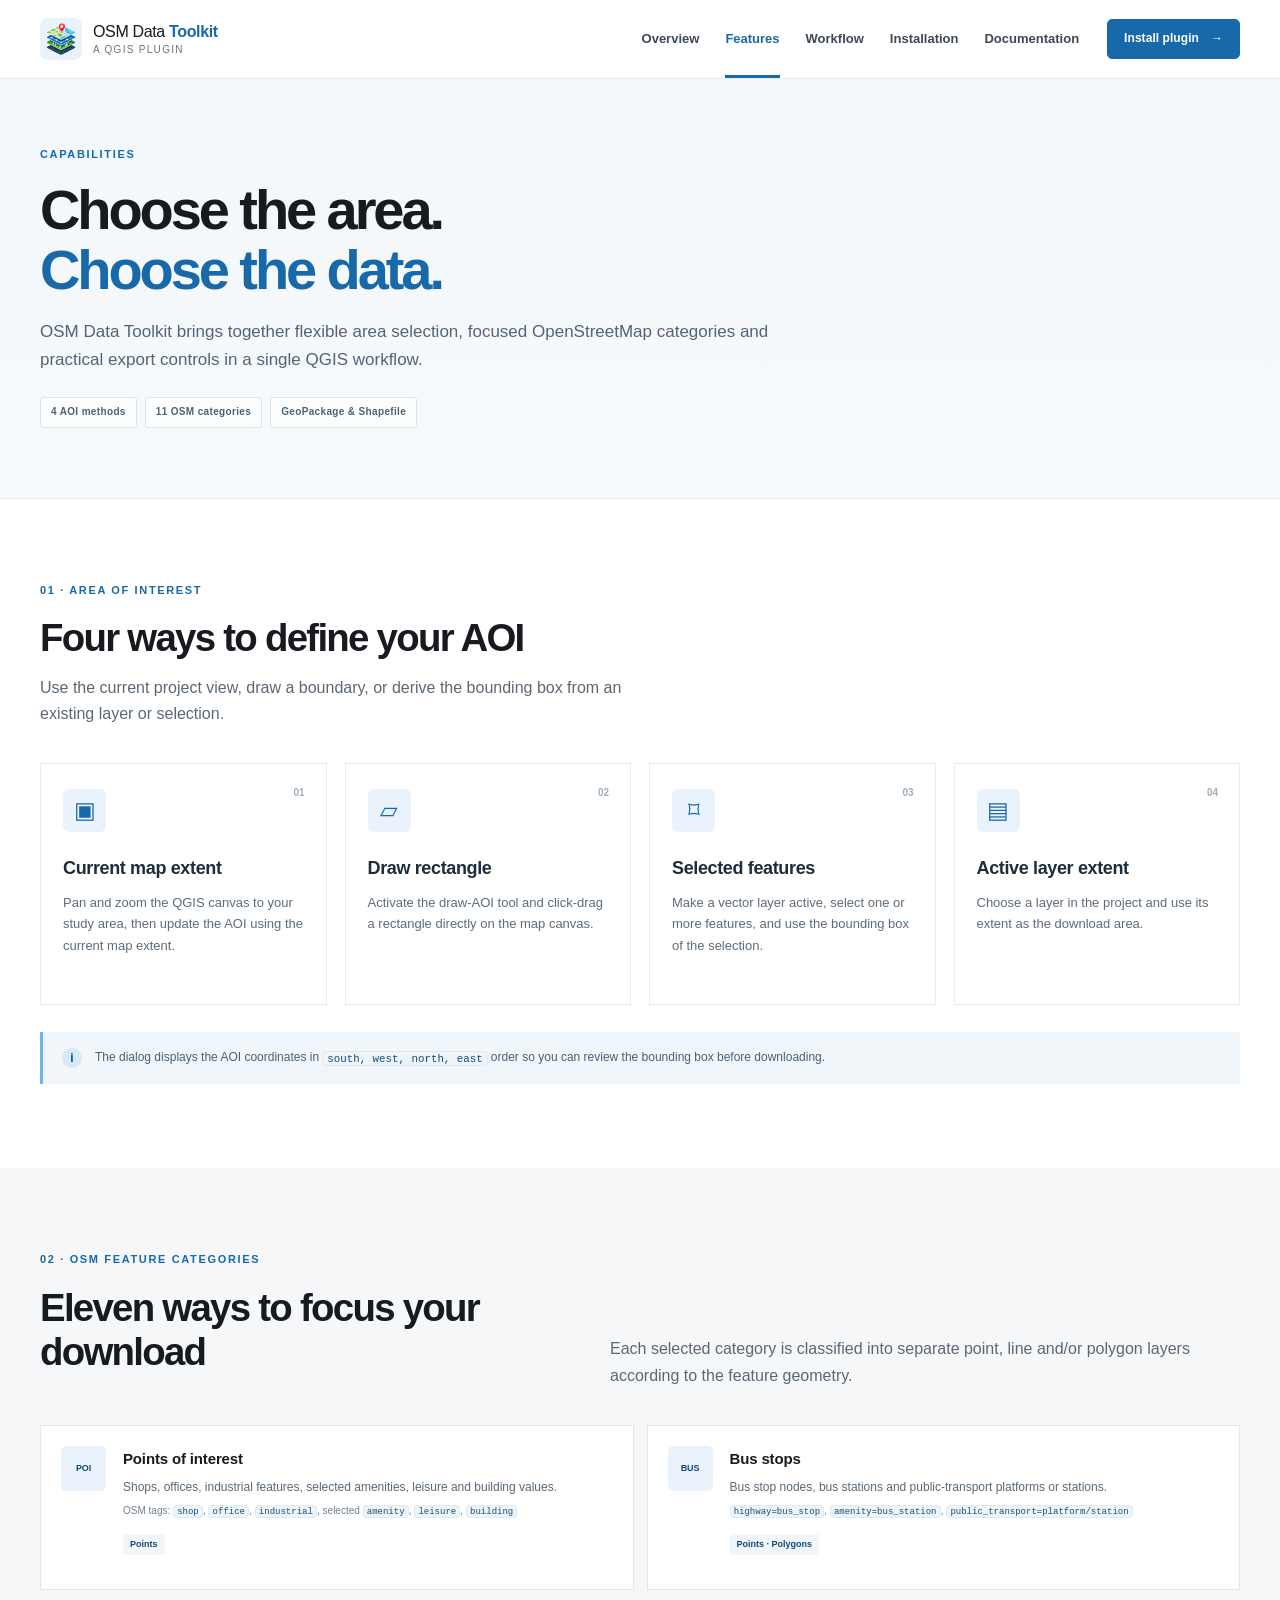
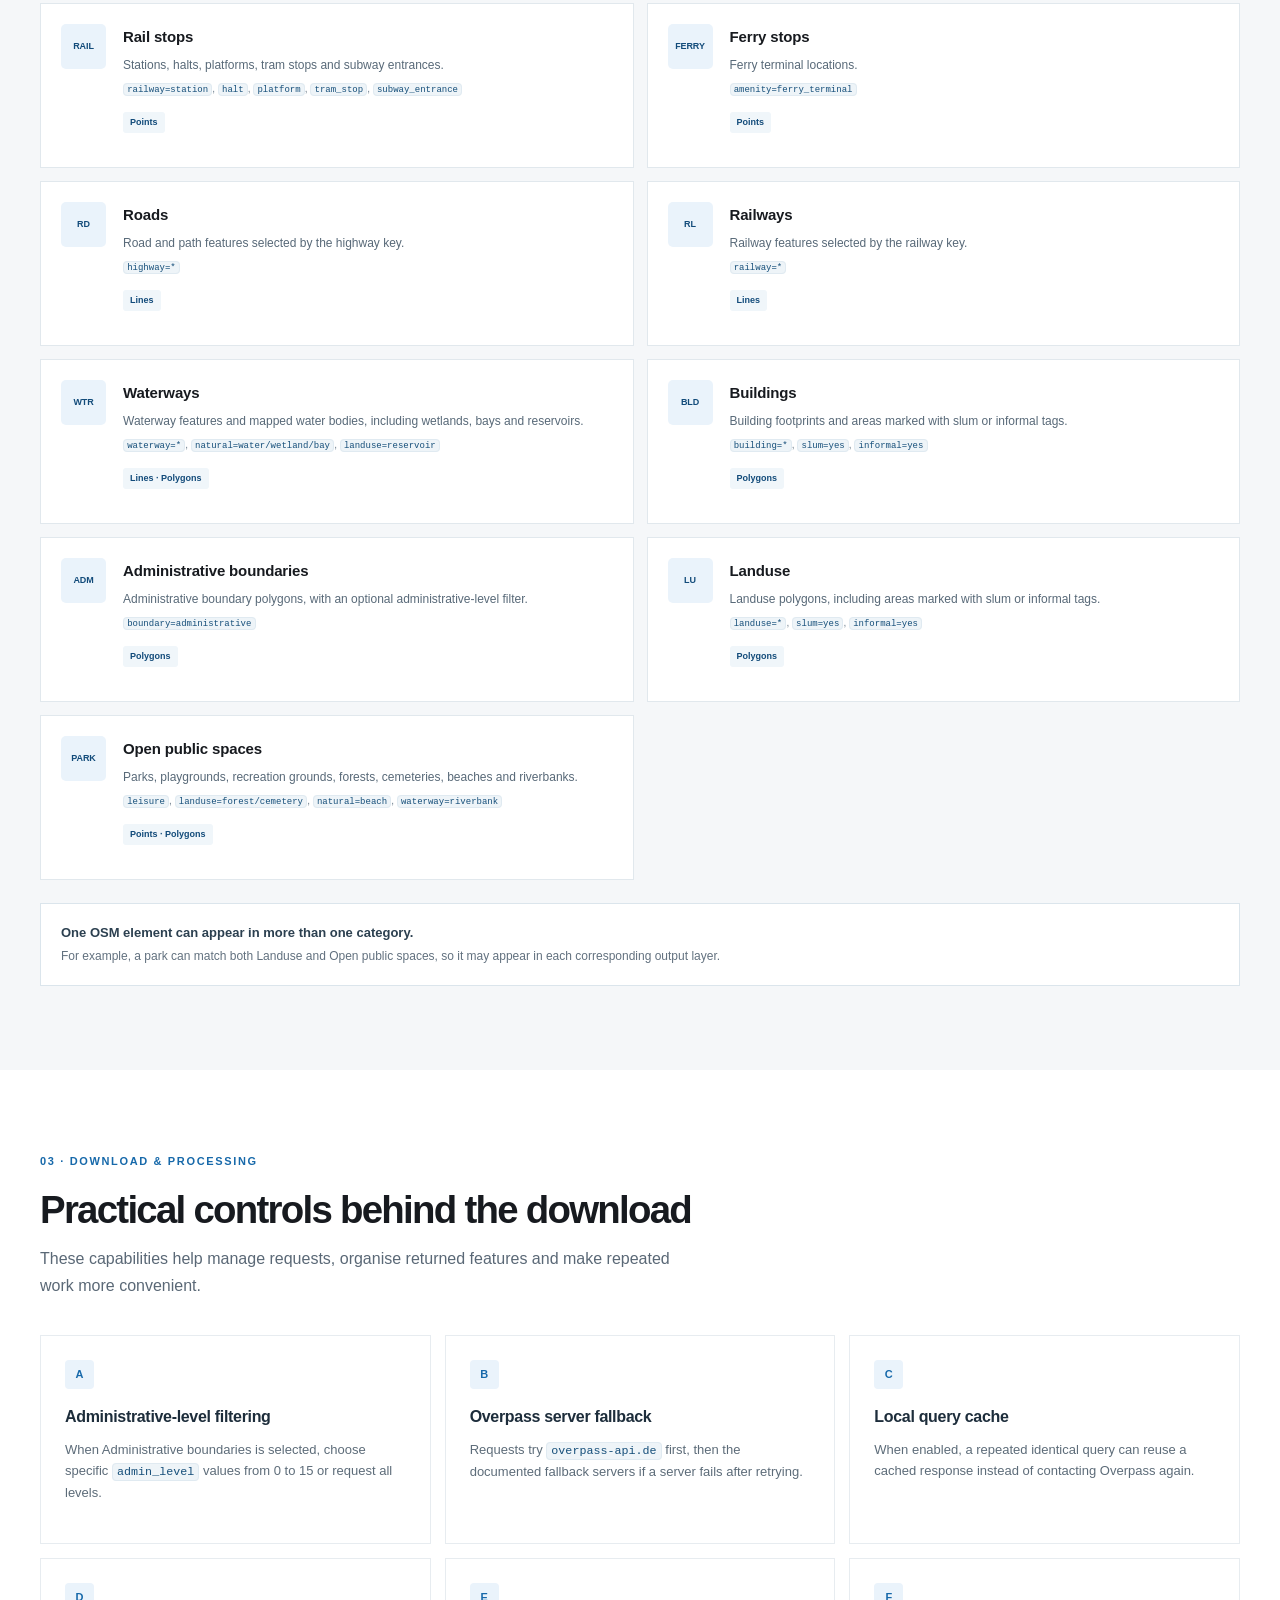
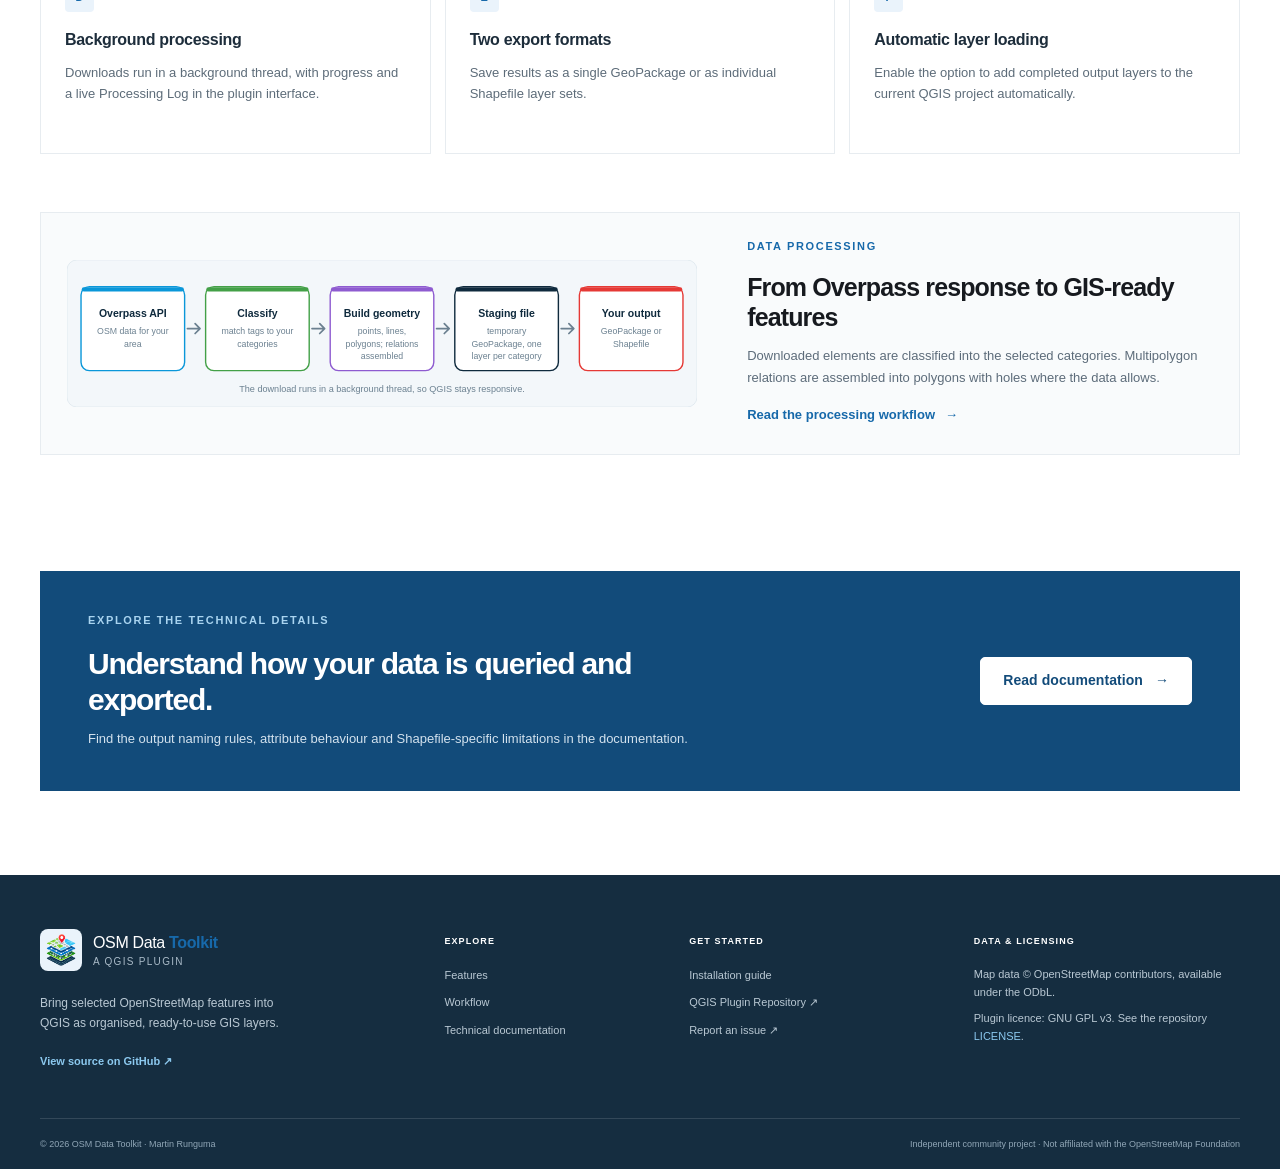
<file: features.html>
<!doctype html>
<html lang="en">
<head>
  <meta charset="utf-8">
  <meta name="viewport" content="width=device-width, initial-scale=1">
  <meta name="theme-color" content="#1769AA">
  <title>Features | OSM Data Toolkit</title>
  <meta name="description" content="Explore area-of-interest selection, 11 OpenStreetMap categories, administrative-level filtering, Overpass server fallback, caching and export capabilities.">
  <meta property="og:type" content="website">
  <meta property="og:title" content="Features | OSM Data Toolkit">
  <meta property="og:description" content="Explore area-of-interest selection, 11 OpenStreetMap categories, administrative-level filtering, Overpass server fallback, caching and export capabilities.">
  <link rel="canonical" href="https://martin-runguma.github.io/osm-data-toolkit/features.html">
  <link rel="icon" href="../icon.png" data-root-href="icon.png" data-fallback="assets/images/brand-mark.svg">
  <link rel="stylesheet" href="assets/css/style.css">
  <script src="assets/js/site.js" defer></script>
</head>
<body class="page page-features" data-page="features">
<a class="skip-link" href="#main">Skip to content</a>
<header class="site-header">
  <div class="container header-inner">
    <a class="brand" href="index.html" aria-label="OSM Data Toolkit home">
      <span class="brand-mark"><img src="../icon.png" data-root-src="icon.png" data-fallback="assets/images/brand-mark.svg" alt="" width="38" height="38"></span>
      <span class="brand-copy"><span class="brand-name">OSM Data <strong>Toolkit</strong></span><span class="brand-caption">A QGIS plugin</span></span>
    </a>
    <button class="nav-toggle" type="button" aria-label="Open navigation" aria-expanded="false" aria-controls="site-navigation">
      <span></span><span></span><span></span>
    </button>
    <nav class="site-nav" id="site-navigation" aria-label="Main navigation">
      <div class="nav-links"><a class="nav-link" data-nav="overview" href="index.html">Overview</a><a class="nav-link" data-nav="features" href="features.html" aria-current="page">Features</a><a class="nav-link" data-nav="workflow" href="workflow.html">Workflow</a><a class="nav-link" data-nav="installation" href="installation.html">Installation</a><a class="nav-link" data-nav="documentation" href="documentation.html">Documentation</a></div>
      <div class="nav-actions"><a class="button button-primary button-small" href="installation.html">Install plugin <span aria-hidden="true">→</span></a></div>
    </nav>
  </div>
</header>
<main id="main">
  <section class="page-hero"><div class="container page-hero-inner"><p class="eyebrow">CAPABILITIES</p><h1>Choose the area.<br><span>Choose the data.</span></h1><p class="page-lead">OSM Data Toolkit brings together flexible area selection, focused OpenStreetMap categories and practical export controls in a single QGIS workflow.</p><div class="page-hero-tags"><span>4 AOI methods</span><span>11 OSM categories</span><span>GeoPackage &amp; Shapefile</span></div></div></section>
  <section class="section" id="area-of-interest"><div class="container"><div class="section-heading"><p class="eyebrow">01 · AREA OF INTEREST</p><h2>Four ways to define your AOI</h2><p>Use the current project view, draw a boundary, or derive the bounding box from an existing layer or selection.</p></div>
    <div class="feature-grid four-col">
      <article class="method-card"><span class="method-index">01</span><div class="method-symbol">▣</div><h3>Current map extent</h3><p>Pan and zoom the QGIS canvas to your study area, then update the AOI using the current map extent.</p></article>
      <article class="method-card"><span class="method-index">02</span><div class="method-symbol">▱</div><h3>Draw rectangle</h3><p>Activate the draw-AOI tool and click-drag a rectangle directly on the map canvas.</p></article>
      <article class="method-card"><span class="method-index">03</span><div class="method-symbol">⌑</div><h3>Selected features</h3><p>Make a vector layer active, select one or more features, and use the bounding box of the selection.</p></article>
      <article class="method-card"><span class="method-index">04</span><div class="method-symbol">▤</div><h3>Active layer extent</h3><p>Choose a layer in the project and use its extent as the download area.</p></article>
    </div>
    <div class="info-band"><span class="info-icon">i</span><p>The dialog displays the AOI coordinates in <code>south, west, north, east</code> order so you can review the bounding box before downloading.</p></div>
  </div></section>

  <section class="section section-muted" id="categories"><div class="container"><div class="section-heading section-heading-row"><div><p class="eyebrow">02 · OSM FEATURE CATEGORIES</p><h2>Eleven ways to focus your download</h2></div><p>Each selected category is classified into separate point, line and/or polygon layers according to the feature geometry.</p></div>
    <div class="category-grid">
      <article class="category-card"><span class="category-icon" aria-hidden="true">POI</span><div><h3>Points of interest</h3><p>Shops, offices, industrial features, selected amenities, leisure and building values.</p><small>OSM tags: <code>shop</code>, <code>office</code>, <code>industrial</code>, selected <code>amenity</code>, <code>leisure</code>, <code>building</code></small><span class="geometry-tag">Points</span></div></article>
      <article class="category-card"><span class="category-icon" aria-hidden="true">BUS</span><div><h3>Bus stops</h3><p>Bus stop nodes, bus stations and public-transport platforms or stations.</p><small><code>highway=bus_stop</code>, <code>amenity=bus_station</code>, <code>public_transport=platform/station</code></small><span class="geometry-tag">Points · Polygons</span></div></article>
      <article class="category-card"><span class="category-icon" aria-hidden="true">RAIL</span><div><h3>Rail stops</h3><p>Stations, halts, platforms, tram stops and subway entrances.</p><small><code>railway=station</code>, <code>halt</code>, <code>platform</code>, <code>tram_stop</code>, <code>subway_entrance</code></small><span class="geometry-tag">Points</span></div></article>
      <article class="category-card"><span class="category-icon" aria-hidden="true">FERRY</span><div><h3>Ferry stops</h3><p>Ferry terminal locations.</p><small><code>amenity=ferry_terminal</code></small><span class="geometry-tag">Points</span></div></article>
      <article class="category-card"><span class="category-icon" aria-hidden="true">RD</span><div><h3>Roads</h3><p>Road and path features selected by the highway key.</p><small><code>highway=*</code></small><span class="geometry-tag">Lines</span></div></article>
      <article class="category-card"><span class="category-icon" aria-hidden="true">RL</span><div><h3>Railways</h3><p>Railway features selected by the railway key.</p><small><code>railway=*</code></small><span class="geometry-tag">Lines</span></div></article>
      <article class="category-card"><span class="category-icon" aria-hidden="true">WTR</span><div><h3>Waterways</h3><p>Waterway features and mapped water bodies, including wetlands, bays and reservoirs.</p><small><code>waterway=*</code>, <code>natural=water/wetland/bay</code>, <code>landuse=reservoir</code></small><span class="geometry-tag">Lines · Polygons</span></div></article>
      <article class="category-card"><span class="category-icon" aria-hidden="true">BLD</span><div><h3>Buildings</h3><p>Building footprints and areas marked with slum or informal tags.</p><small><code>building=*</code>, <code>slum=yes</code>, <code>informal=yes</code></small><span class="geometry-tag">Polygons</span></div></article>
      <article class="category-card"><span class="category-icon" aria-hidden="true">ADM</span><div><h3>Administrative boundaries</h3><p>Administrative boundary polygons, with an optional administrative-level filter.</p><small><code>boundary=administrative</code></small><span class="geometry-tag">Polygons</span></div></article>
      <article class="category-card"><span class="category-icon" aria-hidden="true">LU</span><div><h3>Landuse</h3><p>Landuse polygons, including areas marked with slum or informal tags.</p><small><code>landuse=*</code>, <code>slum=yes</code>, <code>informal=yes</code></small><span class="geometry-tag">Polygons</span></div></article>
      <article class="category-card"><span class="category-icon" aria-hidden="true">PARK</span><div><h3>Open public spaces</h3><p>Parks, playgrounds, recreation grounds, forests, cemeteries, beaches and riverbanks.</p><small><code>leisure</code>, <code>landuse=forest/cemetery</code>, <code>natural=beach</code>, <code>waterway=riverbank</code></small><span class="geometry-tag">Points · Polygons</span></div></article>
    </div>
    <div class="note-panel"><strong>One OSM element can appear in more than one category.</strong><p>For example, a park can match both Landuse and Open public spaces, so it may appear in each corresponding output layer.</p></div>
  </div></section>

  <section class="section" id="additional-capabilities"><div class="container"><div class="section-heading"><p class="eyebrow">03 · DOWNLOAD &amp; PROCESSING</p><h2>Practical controls behind the download</h2><p>These capabilities help manage requests, organise returned features and make repeated work more convenient.</p></div>
    <div class="feature-grid three-col capability-grid">
      <article class="capability-card"><span class="capability-index">A</span><h3>Administrative-level filtering</h3><p>When Administrative boundaries is selected, choose specific <code>admin_level</code> values from 0 to 15 or request all levels.</p></article>
      <article class="capability-card"><span class="capability-index">B</span><h3>Overpass server fallback</h3><p>Requests try <code>overpass-api.de</code> first, then the documented fallback servers if a server fails after retrying.</p></article>
      <article class="capability-card"><span class="capability-index">C</span><h3>Local query cache</h3><p>When enabled, a repeated identical query can reuse a cached response instead of contacting Overpass again.</p></article>
      <article class="capability-card"><span class="capability-index">D</span><h3>Background processing</h3><p>Downloads run in a background thread, with progress and a live Processing Log in the plugin interface.</p></article>
      <article class="capability-card"><span class="capability-index">E</span><h3>Two export formats</h3><p>Save results as a single GeoPackage or as individual Shapefile layer sets.</p></article>
      <article class="capability-card"><span class="capability-index">F</span><h3>Automatic layer loading</h3><p>Enable the option to add completed output layers to the current QGIS project automatically.</p></article>
    </div>
    <div class="feature-image-row"><img class="responsive-illustration" src="../docs/images/pipeline.svg" data-root-src="docs/images/pipeline.svg" data-fallback="assets/images/pipeline-fallback.svg" alt="Processing pipeline from Overpass request through feature classification and export" loading="lazy" width="900" height="460"><div><p class="eyebrow">DATA PROCESSING</p><h3>From Overpass response to GIS-ready features</h3><p>Downloaded elements are classified into the selected categories. Multipolygon relations are assembled into polygons with holes where the data allows.</p><a class="text-link" href="workflow.html#processing">Read the processing workflow <span aria-hidden="true">→</span></a></div></div>
  </div></section>
  <section class="section section-cta"><div class="container cta-panel"><div><p class="eyebrow">EXPLORE THE TECHNICAL DETAILS</p><h2>Understand how your data is queried and exported.</h2><p>Find the output naming rules, attribute behaviour and Shapefile-specific limitations in the documentation.</p></div><div class="cta-actions"><a class="button button-white" href="documentation.html">Read documentation <span aria-hidden="true">→</span></a></div></div></section>
</main>
<footer class="site-footer">
  <div class="container footer-main">
    <div class="footer-brand-block">
      <a class="brand brand-footer" href="index.html">
        <span class="brand-mark"><img src="../icon.png" data-root-src="icon.png" data-fallback="assets/images/brand-mark.svg" alt="" width="36" height="36"></span>
        <span class="brand-copy"><span class="brand-name">OSM Data <strong>Toolkit</strong></span><span class="brand-caption">A QGIS plugin</span></span>
      </a>
      <p>Bring selected OpenStreetMap features into QGIS as organised, ready-to-use GIS layers.</p>
      <a class="footer-external" href="https://github.com/martin-runguma/osm-data-toolkit" target="_blank" rel="noopener">View source on GitHub <span aria-hidden="true">↗</span></a>
    </div>
    <div class="footer-col"><h2>Explore</h2><a href="features.html">Features</a><a href="workflow.html">Workflow</a><a href="documentation.html">Technical documentation</a></div>
    <div class="footer-col"><h2>Get started</h2><a href="installation.html">Installation guide</a><a href="https://plugins.qgis.org/plugins/OSM_Data_Toolkit/" target="_blank" rel="noopener">QGIS Plugin Repository ↗</a><a href="https://github.com/martin-runguma/osm-data-toolkit/issues" target="_blank" rel="noopener">Report an issue ↗</a></div>
    <div class="footer-col footer-legal"><h2>Data &amp; licensing</h2><p>Map data © OpenStreetMap contributors, available under the ODbL.</p><p>Plugin licence: GNU GPL v3. See the repository <a href="https://github.com/martin-runguma/osm-data-toolkit/blob/main/LICENSE" target="_blank" rel="noopener">LICENSE</a>.</p></div>
  </div>
  <div class="container footer-bottom"><span>© <span data-year>2026</span> OSM Data Toolkit · Martin Runguma</span><span>Independent community project · Not affiliated with the OpenStreetMap Foundation</span></div>
</footer>
</body>
</html>
</file>
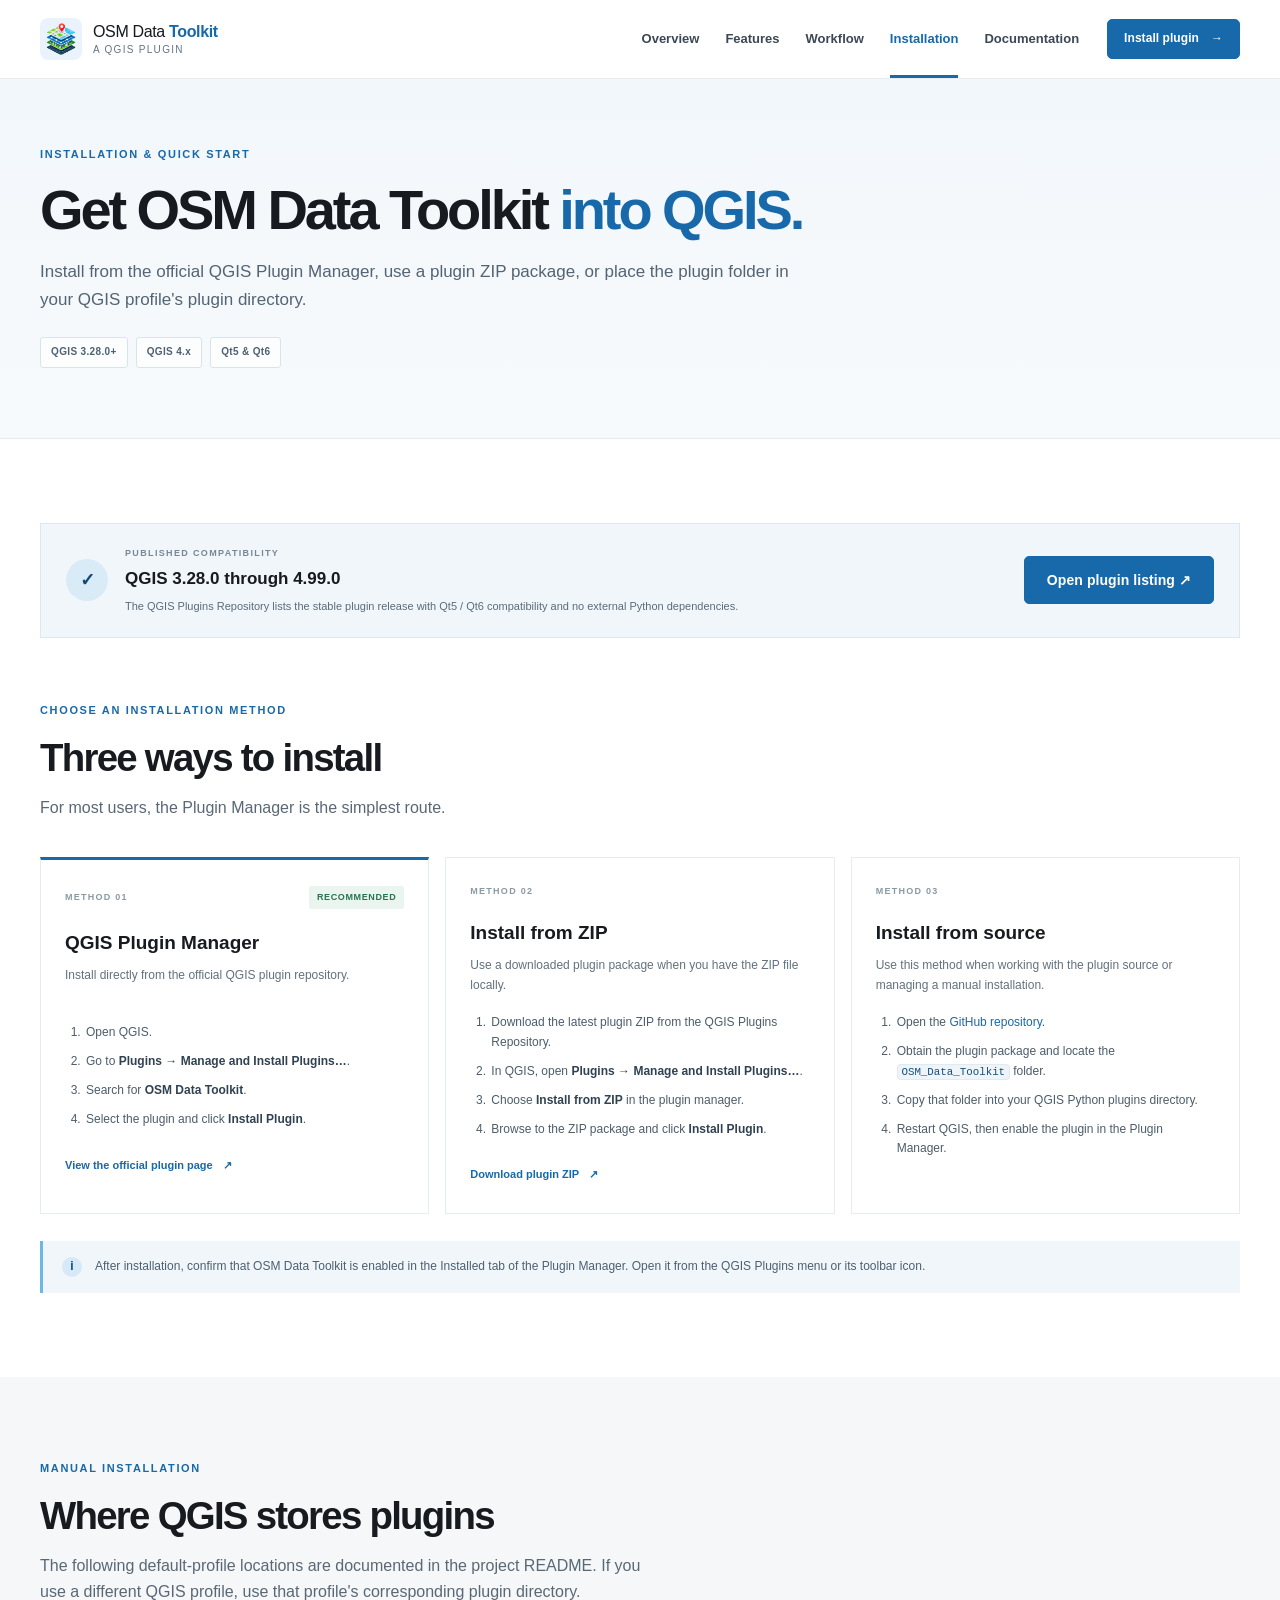
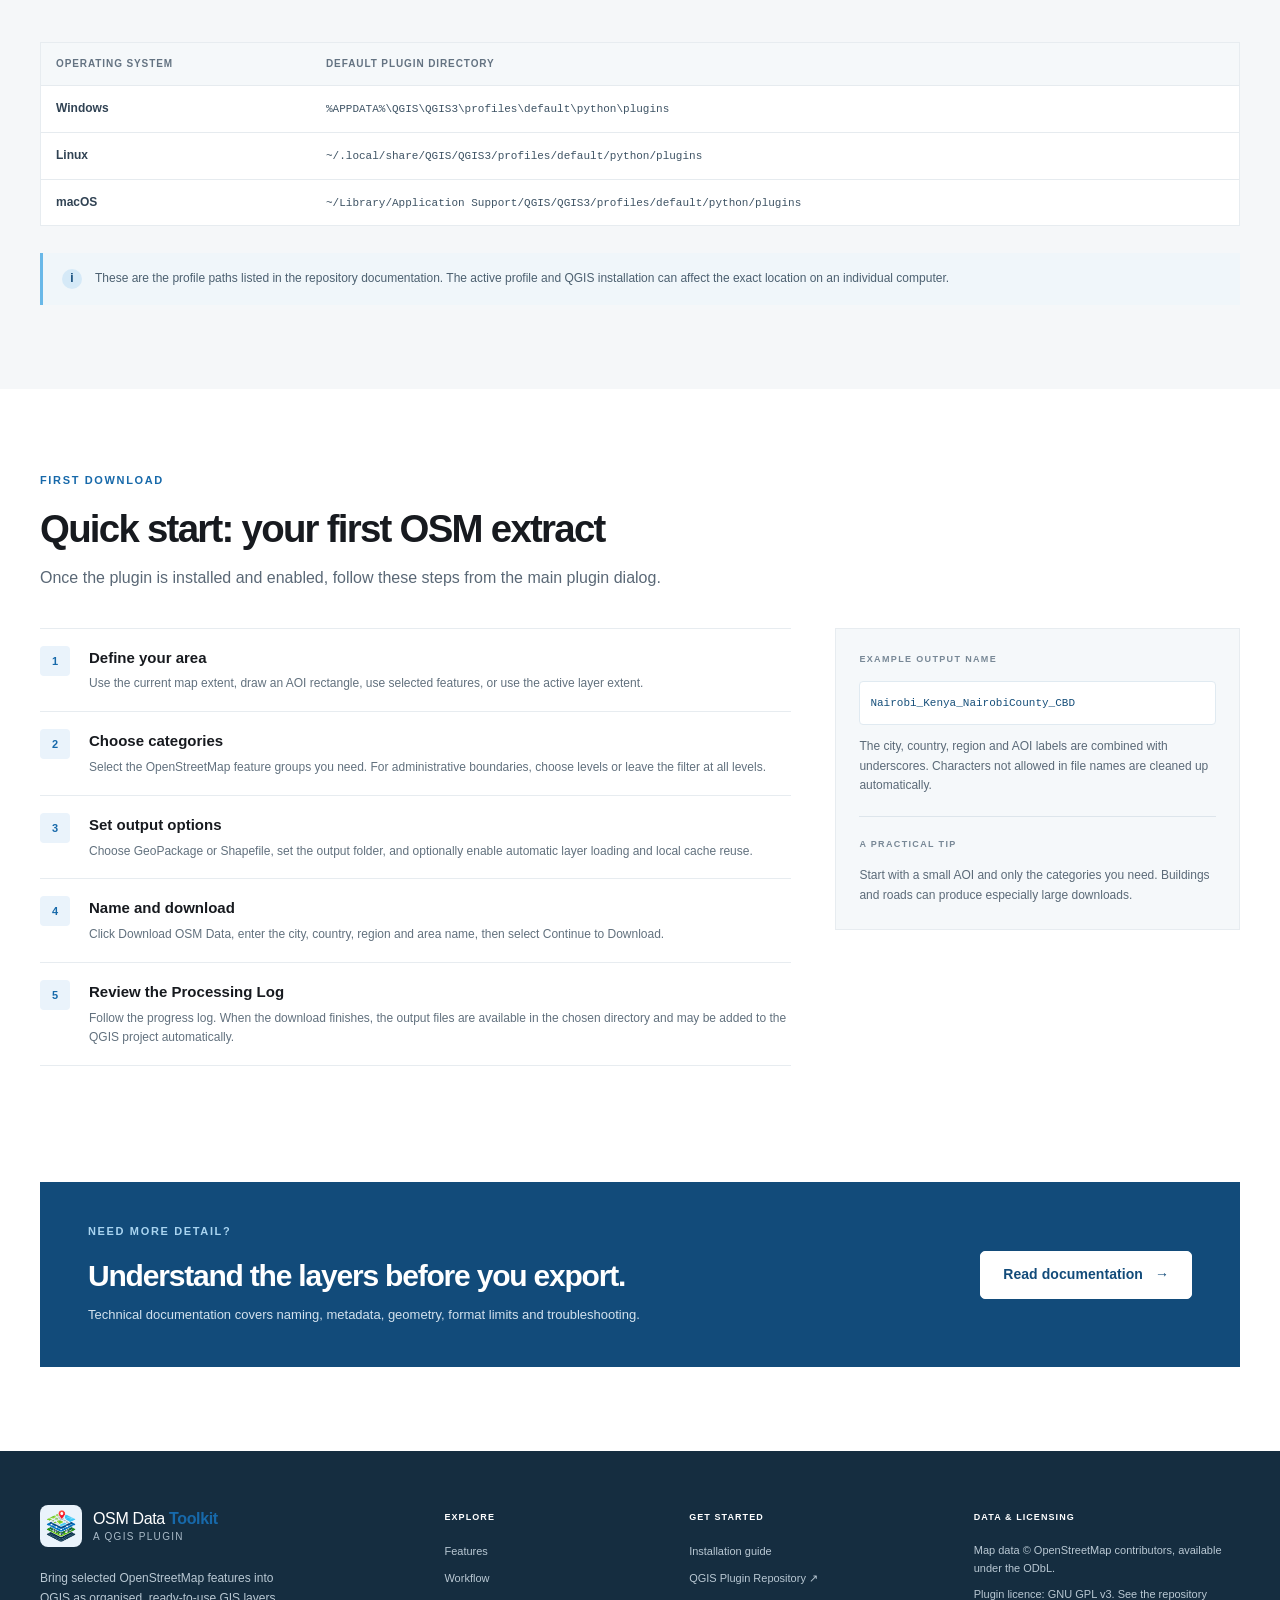
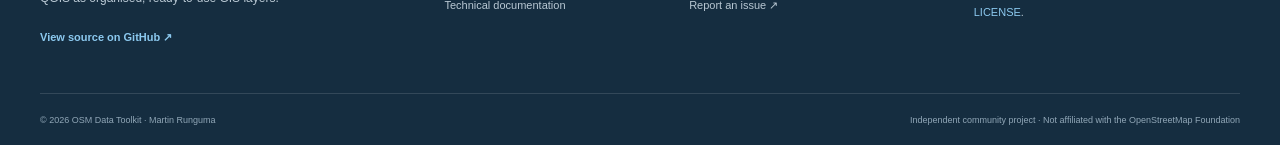
<file: installation.html>
<!doctype html>
<html lang="en">
<head>
  <meta charset="utf-8">
  <meta name="viewport" content="width=device-width, initial-scale=1">
  <meta name="theme-color" content="#1769AA">
  <title>Installation | OSM Data Toolkit</title>
  <meta name="description" content="Install OSM Data Toolkit in QGIS using the Plugin Manager, a ZIP package or a manual source installation. Includes compatibility and quick start instructions.">
  <meta property="og:type" content="website">
  <meta property="og:title" content="Installation | OSM Data Toolkit">
  <meta property="og:description" content="Install OSM Data Toolkit in QGIS using the Plugin Manager, a ZIP package or a manual source installation. Includes compatibility and quick start instructions.">
  <link rel="canonical" href="https://martin-runguma.github.io/osm-data-toolkit/installation.html">
  <link rel="icon" href="../icon.png" data-root-href="icon.png" data-fallback="assets/images/brand-mark.svg">
  <link rel="stylesheet" href="assets/css/style.css">
  <script src="assets/js/site.js" defer></script>
</head>
<body class="page page-installation" data-page="installation">
<a class="skip-link" href="#main">Skip to content</a>
<header class="site-header">
  <div class="container header-inner">
    <a class="brand" href="index.html" aria-label="OSM Data Toolkit home">
      <span class="brand-mark"><img src="../icon.png" data-root-src="icon.png" data-fallback="assets/images/brand-mark.svg" alt="" width="38" height="38"></span>
      <span class="brand-copy"><span class="brand-name">OSM Data <strong>Toolkit</strong></span><span class="brand-caption">A QGIS plugin</span></span>
    </a>
    <button class="nav-toggle" type="button" aria-label="Open navigation" aria-expanded="false" aria-controls="site-navigation">
      <span></span><span></span><span></span>
    </button>
    <nav class="site-nav" id="site-navigation" aria-label="Main navigation">
      <div class="nav-links"><a class="nav-link" data-nav="overview" href="index.html">Overview</a><a class="nav-link" data-nav="features" href="features.html">Features</a><a class="nav-link" data-nav="workflow" href="workflow.html">Workflow</a><a class="nav-link" data-nav="installation" href="installation.html" aria-current="page">Installation</a><a class="nav-link" data-nav="documentation" href="documentation.html">Documentation</a></div>
      <div class="nav-actions"><a class="button button-primary button-small" href="installation.html">Install plugin <span aria-hidden="true">→</span></a></div>
    </nav>
  </div>
</header>
<main id="main">
  <section class="page-hero"><div class="container page-hero-inner"><p class="eyebrow">INSTALLATION &amp; QUICK START</p><h1>Get OSM Data Toolkit <span>into QGIS.</span></h1><p class="page-lead">Install from the official QGIS Plugin Manager, use a plugin ZIP package, or place the plugin folder in your QGIS profile's plugin directory.</p><div class="page-hero-tags"><span>QGIS 3.28.0+</span><span>QGIS 4.x</span><span>Qt5 &amp; Qt6</span></div></div></section>
  <section class="section"><div class="container"><div class="compatibility-banner"><div class="compatibility-icon">✓</div><div><span class="small-label">PUBLISHED COMPATIBILITY</span><h2>QGIS 3.28.0 through 4.99.0</h2><p>The QGIS Plugins Repository lists the stable plugin release with Qt5 / Qt6 compatibility and no external Python dependencies.</p></div><a class="button button-primary" href="https://plugins.qgis.org/plugins/OSM_Data_Toolkit/" target="_blank" rel="noopener">Open plugin listing ↗</a></div>
    <div class="section-heading"><p class="eyebrow">CHOOSE AN INSTALLATION METHOD</p><h2>Three ways to install</h2><p>For most users, the Plugin Manager is the simplest route.</p></div>
    <div class="install-methods">
      <article class="install-card install-recommended"><div class="install-card-top"><span class="step-kicker">METHOD 01</span><span class="recommended-tag">Recommended</span></div><h3>QGIS Plugin Manager</h3><p>Install directly from the official QGIS plugin repository.</p><ol><li>Open QGIS.</li><li>Go to <strong>Plugins → Manage and Install Plugins…</strong>.</li><li>Search for <strong>OSM Data Toolkit</strong>.</li><li>Select the plugin and click <strong>Install Plugin</strong>.</li></ol><a class="text-link" href="https://plugins.qgis.org/plugins/OSM_Data_Toolkit/" target="_blank" rel="noopener">View the official plugin page <span aria-hidden="true">↗</span></a></article>
      <article class="install-card"><div class="install-card-top"><span class="step-kicker">METHOD 02</span></div><h3>Install from ZIP</h3><p>Use a downloaded plugin package when you have the ZIP file locally.</p><ol><li>Download the latest plugin ZIP from the QGIS Plugins Repository.</li><li>In QGIS, open <strong>Plugins → Manage and Install Plugins…</strong>.</li><li>Choose <strong>Install from ZIP</strong> in the plugin manager.</li><li>Browse to the ZIP package and click <strong>Install Plugin</strong>.</li></ol><a class="text-link" href="https://plugins.qgis.org/plugins/OSM_Data_Toolkit/version/1.0.1/download/" target="_blank" rel="noopener">Download plugin ZIP <span aria-hidden="true">↗</span></a></article>
      <article class="install-card"><div class="install-card-top"><span class="step-kicker">METHOD 03</span></div><h3>Install from source</h3><p>Use this method when working with the plugin source or managing a manual installation.</p><ol><li>Open the <a href="https://github.com/martin-runguma/osm-data-toolkit" target="_blank" rel="noopener">GitHub repository</a>.</li><li>Obtain the plugin package and locate the <code>OSM_Data_Toolkit</code> folder.</li><li>Copy that folder into your QGIS Python plugins directory.</li><li>Restart QGIS, then enable the plugin in the Plugin Manager.</li></ol></article>
    </div>
    <div class="info-band"><span class="info-icon">i</span><p>After installation, confirm that OSM Data Toolkit is enabled in the Installed tab of the Plugin Manager. Open it from the QGIS Plugins menu or its toolbar icon.</p></div>
  </div></section>

  <section class="section section-muted" id="plugin-directories"><div class="container"><div class="section-heading"><p class="eyebrow">MANUAL INSTALLATION</p><h2>Where QGIS stores plugins</h2><p>The following default-profile locations are documented in the project README. If you use a different QGIS profile, use that profile's corresponding plugin directory.</p></div>
    <div class="directory-table-wrap"><table class="data-table directory-table"><thead><tr><th scope="col">Operating system</th><th scope="col">Default plugin directory</th></tr></thead><tbody><tr><th scope="row">Windows</th><td><code>%APPDATA%\QGIS\QGIS3\profiles\default\python\plugins</code></td></tr><tr><th scope="row">Linux</th><td><code>~/.local/share/QGIS/QGIS3/profiles/default/python/plugins</code></td></tr><tr><th scope="row">macOS</th><td><code>~/Library/Application Support/QGIS/QGIS3/profiles/default/python/plugins</code></td></tr></tbody></table></div>
    <div class="info-band"><span class="info-icon">i</span><p>These are the profile paths listed in the repository documentation. The active profile and QGIS installation can affect the exact location on an individual computer.</p></div>
  </div></section>

  <section class="section"><div class="container"><div class="section-heading"><p class="eyebrow">FIRST DOWNLOAD</p><h2>Quick start: your first OSM extract</h2><p>Once the plugin is installed and enabled, follow these steps from the main plugin dialog.</p></div>
    <div class="quickstart-grid"><div class="quickstart-steps"><div class="quickstart-step"><span>1</span><div><h3>Define your area</h3><p>Use the current map extent, draw an AOI rectangle, use selected features, or use the active layer extent.</p></div></div><div class="quickstart-step"><span>2</span><div><h3>Choose categories</h3><p>Select the OpenStreetMap feature groups you need. For administrative boundaries, choose levels or leave the filter at all levels.</p></div></div><div class="quickstart-step"><span>3</span><div><h3>Set output options</h3><p>Choose GeoPackage or Shapefile, set the output folder, and optionally enable automatic layer loading and local cache reuse.</p></div></div><div class="quickstart-step"><span>4</span><div><h3>Name and download</h3><p>Click Download OSM Data, enter the city, country, region and area name, then select Continue to Download.</p></div></div><div class="quickstart-step"><span>5</span><div><h3>Review the Processing Log</h3><p>Follow the progress log. When the download finishes, the output files are available in the chosen directory and may be added to the QGIS project automatically.</p></div></div></div>
      <aside class="quickstart-aside"><span class="aside-label">EXAMPLE OUTPUT NAME</span><code class="filename-example">Nairobi_Kenya_NairobiCounty_CBD</code><p>The city, country, region and AOI labels are combined with underscores. Characters not allowed in file names are cleaned up automatically.</p><div class="aside-divider"></div><span class="aside-label">A PRACTICAL TIP</span><p>Start with a small AOI and only the categories you need. Buildings and roads can produce especially large downloads.</p></aside>
    </div>
  </div></section>
  <section class="section section-cta"><div class="container cta-panel"><div><p class="eyebrow">NEED MORE DETAIL?</p><h2>Understand the layers before you export.</h2><p>Technical documentation covers naming, metadata, geometry, format limits and troubleshooting.</p></div><div class="cta-actions"><a class="button button-white" href="documentation.html">Read documentation <span aria-hidden="true">→</span></a></div></div></section>
</main>
<footer class="site-footer">
  <div class="container footer-main">
    <div class="footer-brand-block">
      <a class="brand brand-footer" href="index.html">
        <span class="brand-mark"><img src="../icon.png" data-root-src="icon.png" data-fallback="assets/images/brand-mark.svg" alt="" width="36" height="36"></span>
        <span class="brand-copy"><span class="brand-name">OSM Data <strong>Toolkit</strong></span><span class="brand-caption">A QGIS plugin</span></span>
      </a>
      <p>Bring selected OpenStreetMap features into QGIS as organised, ready-to-use GIS layers.</p>
      <a class="footer-external" href="https://github.com/martin-runguma/osm-data-toolkit" target="_blank" rel="noopener">View source on GitHub <span aria-hidden="true">↗</span></a>
    </div>
    <div class="footer-col"><h2>Explore</h2><a href="features.html">Features</a><a href="workflow.html">Workflow</a><a href="documentation.html">Technical documentation</a></div>
    <div class="footer-col"><h2>Get started</h2><a href="installation.html">Installation guide</a><a href="https://plugins.qgis.org/plugins/OSM_Data_Toolkit/" target="_blank" rel="noopener">QGIS Plugin Repository ↗</a><a href="https://github.com/martin-runguma/osm-data-toolkit/issues" target="_blank" rel="noopener">Report an issue ↗</a></div>
    <div class="footer-col footer-legal"><h2>Data &amp; licensing</h2><p>Map data © OpenStreetMap contributors, available under the ODbL.</p><p>Plugin licence: GNU GPL v3. See the repository <a href="https://github.com/martin-runguma/osm-data-toolkit/blob/main/LICENSE" target="_blank" rel="noopener">LICENSE</a>.</p></div>
  </div>
  <div class="container footer-bottom"><span>© <span data-year>2026</span> OSM Data Toolkit · Martin Runguma</span><span>Independent community project · Not affiliated with the OpenStreetMap Foundation</span></div>
</footer>
</body>
</html>
</file>
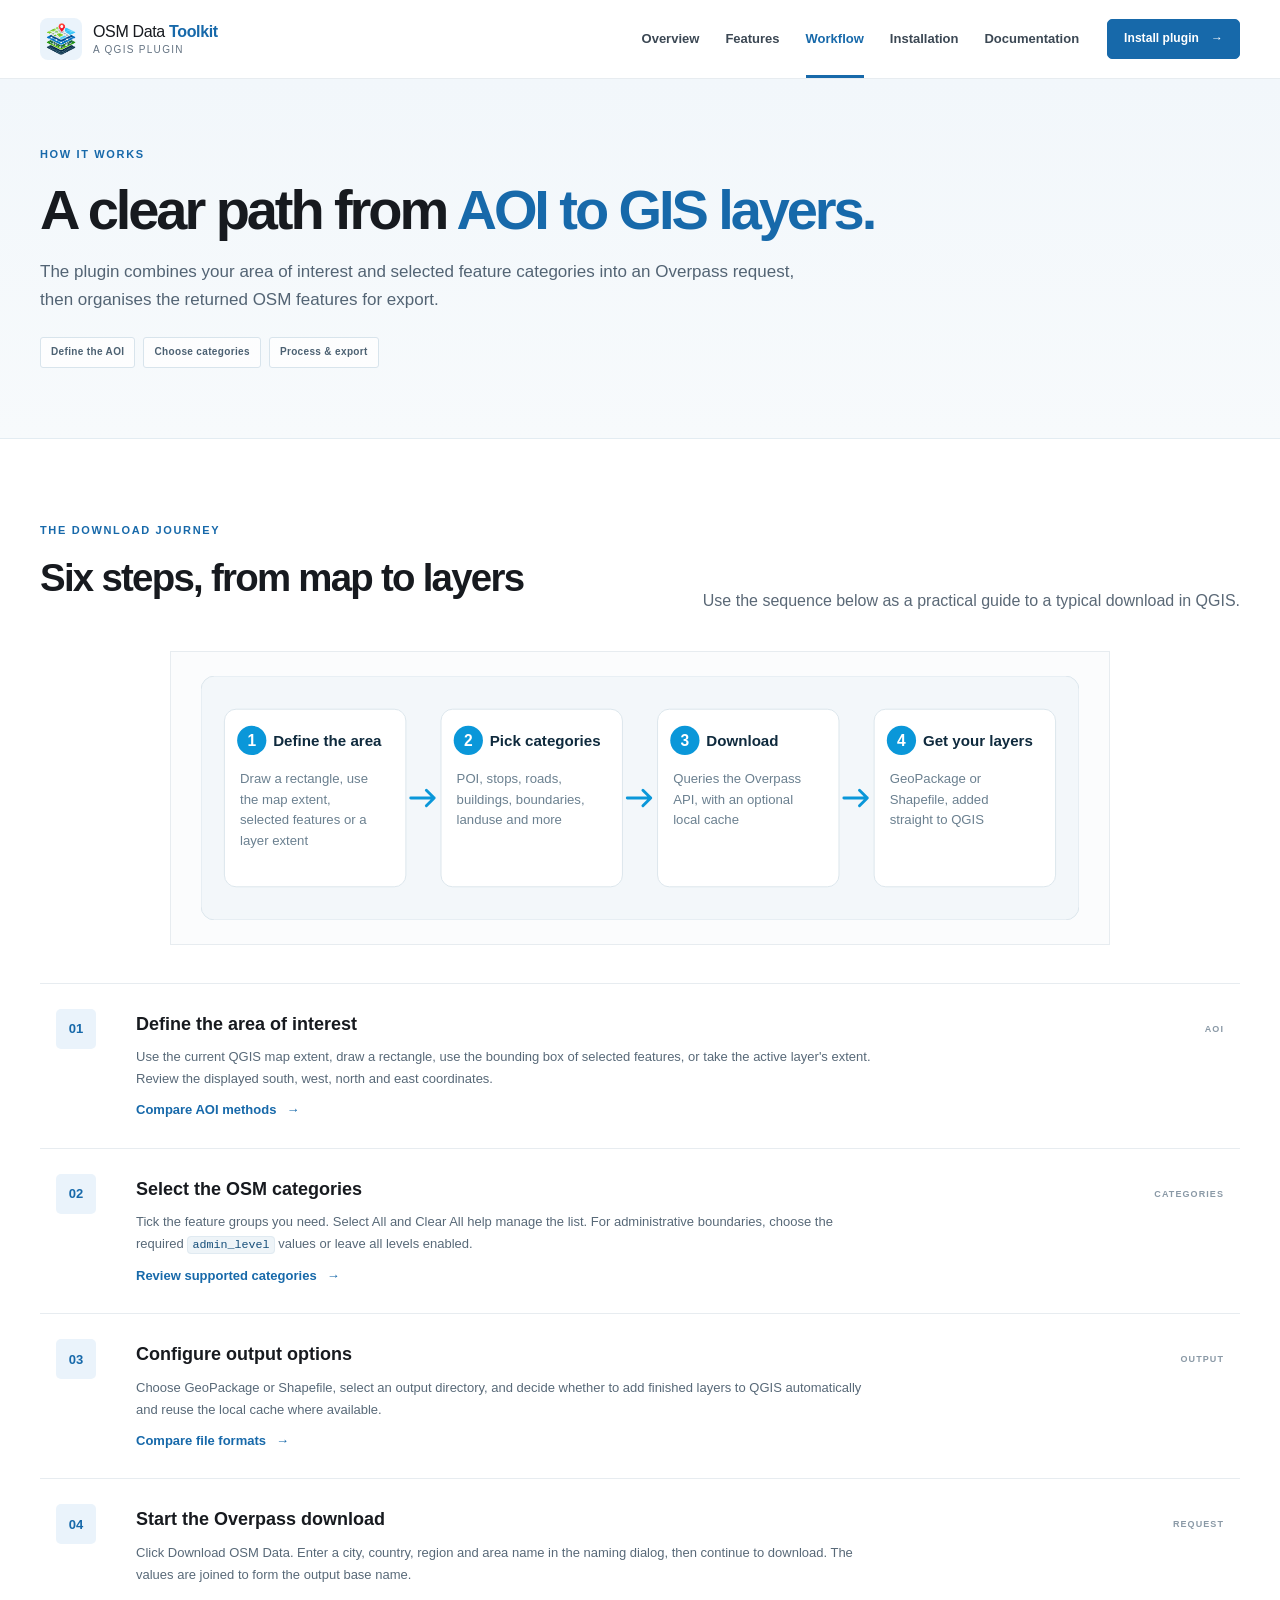
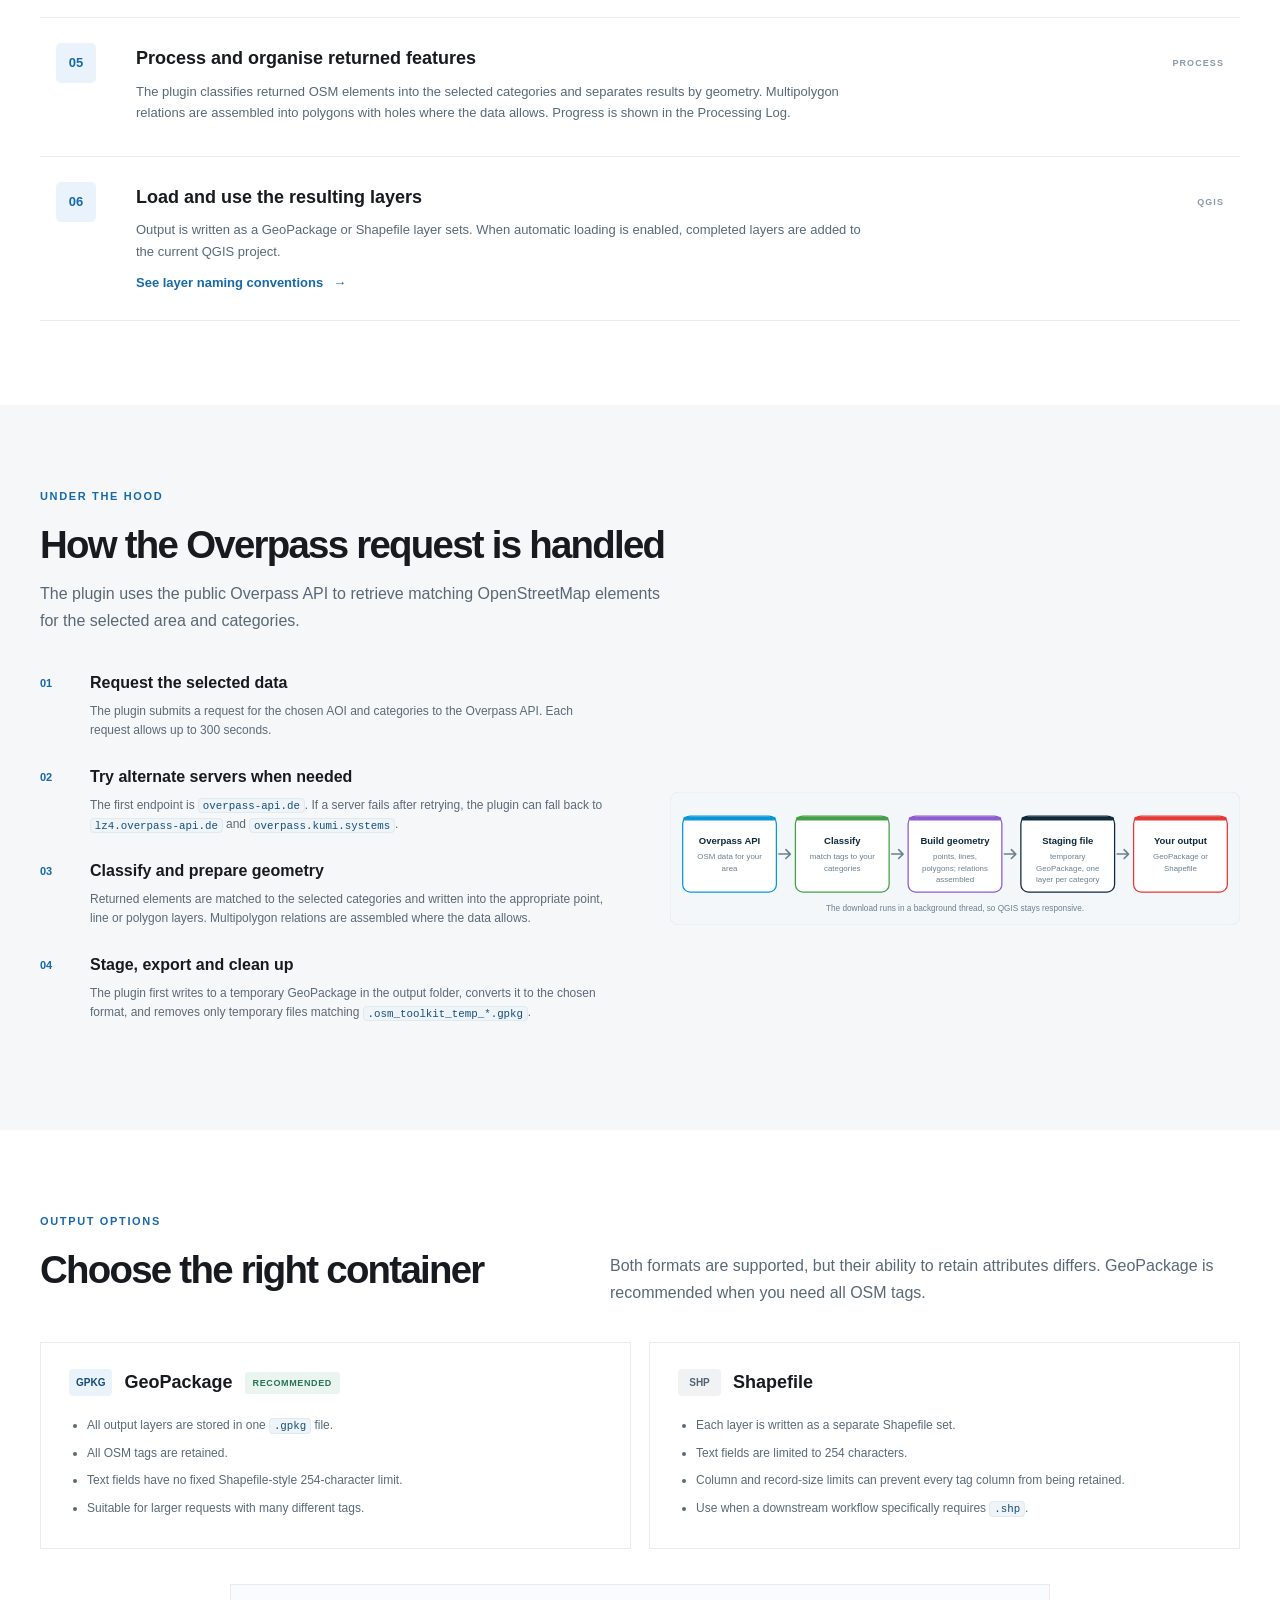
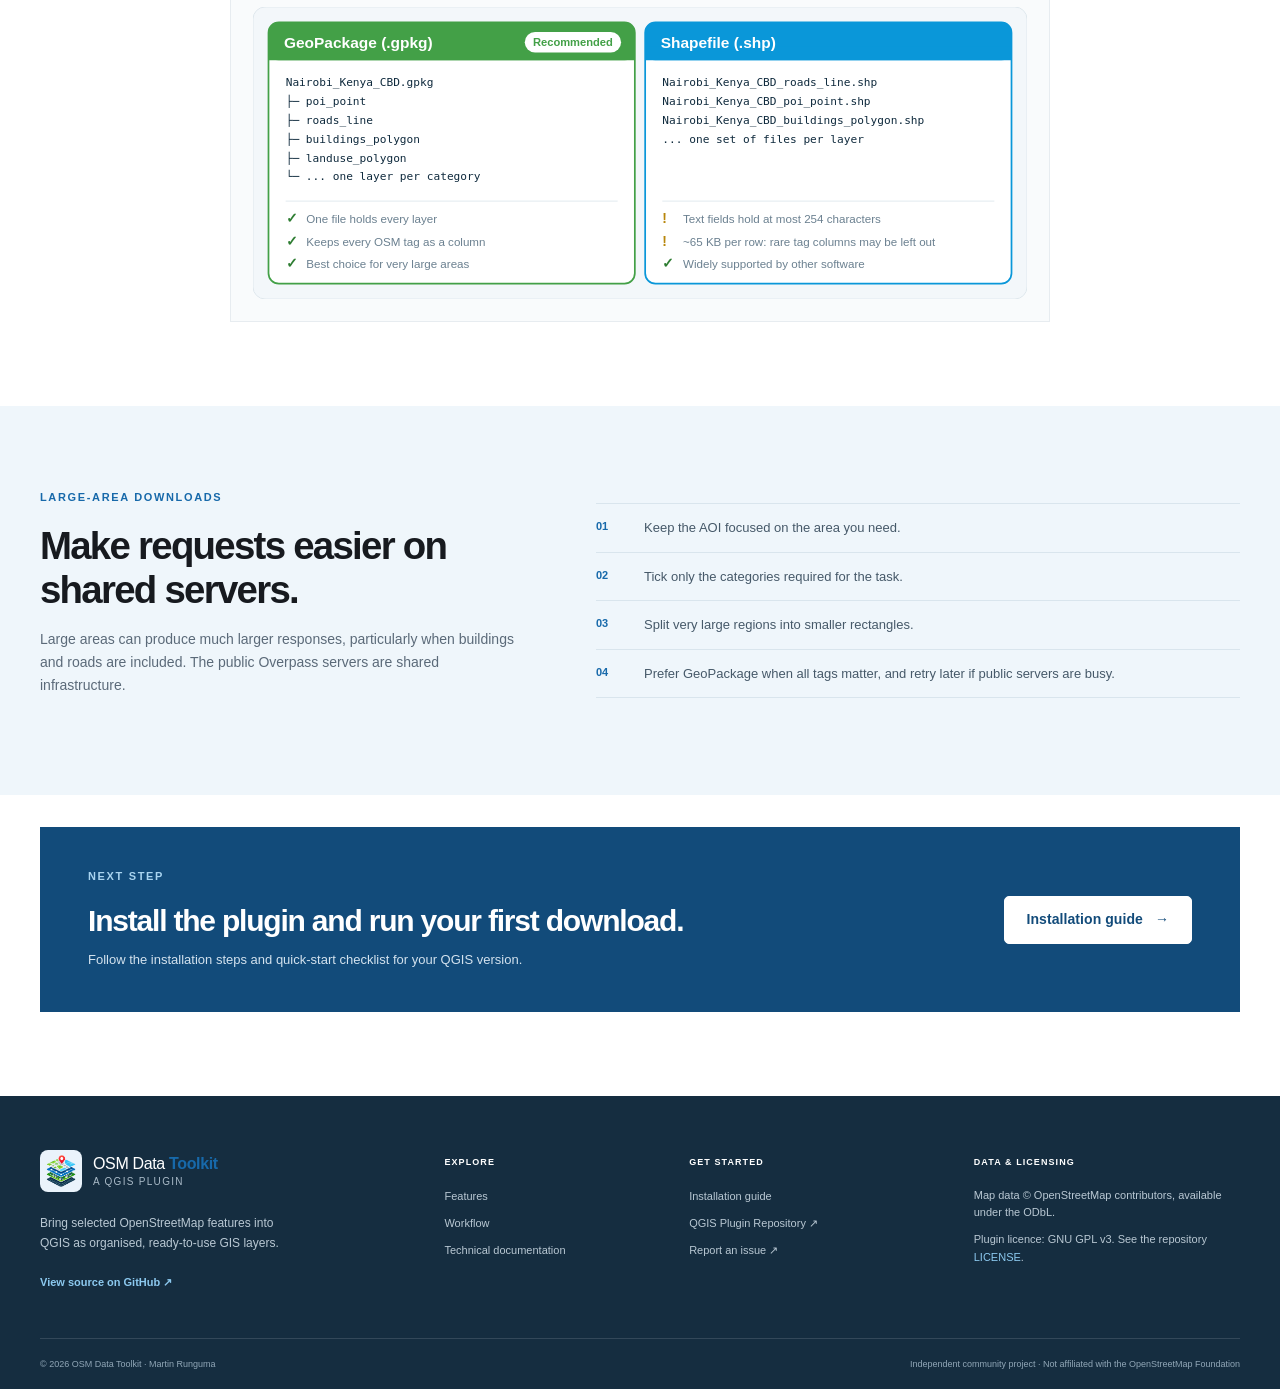
<file: workflow.html>
<!doctype html>
<html lang="en">
<head>
  <meta charset="utf-8">
  <meta name="viewport" content="width=device-width, initial-scale=1">
  <meta name="theme-color" content="#1769AA">
  <title>Workflow | OSM Data Toolkit</title>
  <meta name="description" content="Learn how OSM Data Toolkit selects an area, queries Overpass, processes OSM features and exports organised GIS layers for QGIS.">
  <meta property="og:type" content="website">
  <meta property="og:title" content="Workflow | OSM Data Toolkit">
  <meta property="og:description" content="Learn how OSM Data Toolkit selects an area, queries Overpass, processes OSM features and exports organised GIS layers for QGIS.">
  <link rel="canonical" href="https://martin-runguma.github.io/osm-data-toolkit/workflow.html">
  <link rel="icon" href="../icon.png" data-root-href="icon.png" data-fallback="assets/images/brand-mark.svg">
  <link rel="stylesheet" href="assets/css/style.css">
  <script src="assets/js/site.js" defer></script>
</head>
<body class="page page-workflow" data-page="workflow">
<a class="skip-link" href="#main">Skip to content</a>
<header class="site-header">
  <div class="container header-inner">
    <a class="brand" href="index.html" aria-label="OSM Data Toolkit home">
      <span class="brand-mark"><img src="../icon.png" data-root-src="icon.png" data-fallback="assets/images/brand-mark.svg" alt="" width="38" height="38"></span>
      <span class="brand-copy"><span class="brand-name">OSM Data <strong>Toolkit</strong></span><span class="brand-caption">A QGIS plugin</span></span>
    </a>
    <button class="nav-toggle" type="button" aria-label="Open navigation" aria-expanded="false" aria-controls="site-navigation">
      <span></span><span></span><span></span>
    </button>
    <nav class="site-nav" id="site-navigation" aria-label="Main navigation">
      <div class="nav-links"><a class="nav-link" data-nav="overview" href="index.html">Overview</a><a class="nav-link" data-nav="features" href="features.html">Features</a><a class="nav-link" data-nav="workflow" href="workflow.html" aria-current="page">Workflow</a><a class="nav-link" data-nav="installation" href="installation.html">Installation</a><a class="nav-link" data-nav="documentation" href="documentation.html">Documentation</a></div>
      <div class="nav-actions"><a class="button button-primary button-small" href="installation.html">Install plugin <span aria-hidden="true">→</span></a></div>
    </nav>
  </div>
</header>
<main id="main">
  <section class="page-hero"><div class="container page-hero-inner"><p class="eyebrow">HOW IT WORKS</p><h1>A clear path from <span>AOI to GIS layers.</span></h1><p class="page-lead">The plugin combines your area of interest and selected feature categories into an Overpass request, then organises the returned OSM features for export.</p><div class="page-hero-tags"><span>Define the AOI</span><span>Choose categories</span><span>Process &amp; export</span></div></div></section>
  <section class="section"><div class="container"><div class="section-heading section-heading-row"><div><p class="eyebrow">THE DOWNLOAD JOURNEY</p><h2>Six steps, from map to layers</h2></div><p>Use the sequence below as a practical guide to a typical download in QGIS.</p></div>
    <div class="workflow-visual"><img class="responsive-illustration" src="../docs/images/workflow.svg" data-root-src="docs/images/workflow.svg" data-fallback="assets/images/workflow-fallback.svg" alt="Visual overview of the OSM Data Toolkit download workflow" loading="lazy" width="950" height="480"></div>
    <ol class="step-list">
      <li class="step-item"><span class="step-number">01</span><div><h3>Define the area of interest</h3><p>Use the current QGIS map extent, draw a rectangle, use the bounding box of selected features, or take the active layer's extent. Review the displayed south, west, north and east coordinates.</p><a class="text-link" href="features.html#area-of-interest">Compare AOI methods <span aria-hidden="true">→</span></a></div><span class="step-side-label">AOI</span></li>
      <li class="step-item"><span class="step-number">02</span><div><h3>Select the OSM categories</h3><p>Tick the feature groups you need. Select All and Clear All help manage the list. For administrative boundaries, choose the required <code>admin_level</code> values or leave all levels enabled.</p><a class="text-link" href="features.html#categories">Review supported categories <span aria-hidden="true">→</span></a></div><span class="step-side-label">CATEGORIES</span></li>
      <li class="step-item"><span class="step-number">03</span><div><h3>Configure output options</h3><p>Choose GeoPackage or Shapefile, select an output directory, and decide whether to add finished layers to QGIS automatically and reuse the local cache where available.</p><a class="text-link" href="documentation.html#output-formats">Compare file formats <span aria-hidden="true">→</span></a></div><span class="step-side-label">OUTPUT</span></li>
      <li class="step-item"><span class="step-number">04</span><div><h3>Start the Overpass download</h3><p>Click Download OSM Data. Enter a city, country, region and area name in the naming dialog, then continue to download. The values are joined to form the output base name.</p></div><span class="step-side-label">REQUEST</span></li>
      <li class="step-item"><span class="step-number">05</span><div><h3>Process and organise returned features</h3><p>The plugin classifies returned OSM elements into the selected categories and separates results by geometry. Multipolygon relations are assembled into polygons with holes where the data allows. Progress is shown in the Processing Log.</p></div><span class="step-side-label">PROCESS</span></li>
      <li class="step-item"><span class="step-number">06</span><div><h3>Load and use the resulting layers</h3><p>Output is written as a GeoPackage or Shapefile layer sets. When automatic loading is enabled, completed layers are added to the current QGIS project.</p><a class="text-link" href="documentation.html#layer-names">See layer naming conventions <span aria-hidden="true">→</span></a></div><span class="step-side-label">QGIS</span></li>
    </ol>
  </div></section>

  <section class="section section-muted" id="processing"><div class="container"><div class="section-heading"><p class="eyebrow">UNDER THE HOOD</p><h2>How the Overpass request is handled</h2><p>The plugin uses the public Overpass API to retrieve matching OpenStreetMap elements for the selected area and categories.</p></div>
    <div class="processing-layout"><div class="processing-copy"><div class="processing-point"><span>01</span><div><h3>Request the selected data</h3><p>The plugin submits a request for the chosen AOI and categories to the Overpass API. Each request allows up to 300 seconds.</p></div></div><div class="processing-point"><span>02</span><div><h3>Try alternate servers when needed</h3><p>The first endpoint is <code>overpass-api.de</code>. If a server fails after retrying, the plugin can fall back to <code>lz4.overpass-api.de</code> and <code>overpass.kumi.systems</code>.</p></div></div><div class="processing-point"><span>03</span><div><h3>Classify and prepare geometry</h3><p>Returned elements are matched to the selected categories and written into the appropriate point, line or polygon layers. Multipolygon relations are assembled where the data allows.</p></div></div><div class="processing-point"><span>04</span><div><h3>Stage, export and clean up</h3><p>The plugin first writes to a temporary GeoPackage in the output folder, converts it to the chosen format, and removes only temporary files matching <code>.osm_toolkit_temp_*.gpkg</code>.</p></div></div></div><img class="responsive-illustration processing-art" src="../docs/images/pipeline.svg" data-root-src="docs/images/pipeline.svg" data-fallback="assets/images/pipeline-fallback.svg" alt="Diagram of the download and data processing pipeline" loading="lazy" width="850" height="580"></div>
  </div></section>

  <section class="section"><div class="container"><div class="section-heading section-heading-row"><div><p class="eyebrow">OUTPUT OPTIONS</p><h2>Choose the right container</h2></div><p>Both formats are supported, but their ability to retain attributes differs. GeoPackage is recommended when you need all OSM tags.</p></div><div class="output-comparison"><article><div class="format-heading"><span class="format-badge gpkg">GPKG</span><h3>GeoPackage</h3><span class="recommended-tag">Recommended</span></div><ul><li>All output layers are stored in one <code>.gpkg</code> file.</li><li>All OSM tags are retained.</li><li>Text fields have no fixed Shapefile-style 254-character limit.</li><li>Suitable for larger requests with many different tags.</li></ul></article><article><div class="format-heading"><span class="format-badge shp">SHP</span><h3>Shapefile</h3></div><ul><li>Each layer is written as a separate Shapefile set.</li><li>Text fields are limited to 254 characters.</li><li>Column and record-size limits can prevent every tag column from being retained.</li><li>Use when a downstream workflow specifically requires <code>.shp</code>.</li></ul></article></div><div class="output-diagram"><img class="responsive-illustration" src="../docs/images/output.svg" data-root-src="docs/images/output.svg" data-fallback="assets/images/output-fallback.svg" alt="Diagram comparing a single GeoPackage with multiple Shapefile outputs" loading="lazy" width="900" height="480"></div></div></section>

  <section class="section section-bluewash"><div class="container tips-layout"><div><p class="eyebrow">LARGE-AREA DOWNLOADS</p><h2>Make requests easier on shared servers.</h2><p>Large areas can produce much larger responses, particularly when buildings and roads are included. The public Overpass servers are shared infrastructure.</p></div><div class="tips-list"><div><b>01</b><p>Keep the AOI focused on the area you need.</p></div><div><b>02</b><p>Tick only the categories required for the task.</p></div><div><b>03</b><p>Split very large regions into smaller rectangles.</p></div><div><b>04</b><p>Prefer GeoPackage when all tags matter, and retry later if public servers are busy.</p></div></div></div></section>
  <section class="section section-cta"><div class="container cta-panel"><div><p class="eyebrow">NEXT STEP</p><h2>Install the plugin and run your first download.</h2><p>Follow the installation steps and quick-start checklist for your QGIS version.</p></div><div class="cta-actions"><a class="button button-white" href="installation.html">Installation guide <span aria-hidden="true">→</span></a></div></div></section>
</main>
<footer class="site-footer">
  <div class="container footer-main">
    <div class="footer-brand-block">
      <a class="brand brand-footer" href="index.html">
        <span class="brand-mark"><img src="../icon.png" data-root-src="icon.png" data-fallback="assets/images/brand-mark.svg" alt="" width="36" height="36"></span>
        <span class="brand-copy"><span class="brand-name">OSM Data <strong>Toolkit</strong></span><span class="brand-caption">A QGIS plugin</span></span>
      </a>
      <p>Bring selected OpenStreetMap features into QGIS as organised, ready-to-use GIS layers.</p>
      <a class="footer-external" href="https://github.com/martin-runguma/osm-data-toolkit" target="_blank" rel="noopener">View source on GitHub <span aria-hidden="true">↗</span></a>
    </div>
    <div class="footer-col"><h2>Explore</h2><a href="features.html">Features</a><a href="workflow.html">Workflow</a><a href="documentation.html">Technical documentation</a></div>
    <div class="footer-col"><h2>Get started</h2><a href="installation.html">Installation guide</a><a href="https://plugins.qgis.org/plugins/OSM_Data_Toolkit/" target="_blank" rel="noopener">QGIS Plugin Repository ↗</a><a href="https://github.com/martin-runguma/osm-data-toolkit/issues" target="_blank" rel="noopener">Report an issue ↗</a></div>
    <div class="footer-col footer-legal"><h2>Data &amp; licensing</h2><p>Map data © OpenStreetMap contributors, available under the ODbL.</p><p>Plugin licence: GNU GPL v3. See the repository <a href="https://github.com/martin-runguma/osm-data-toolkit/blob/main/LICENSE" target="_blank" rel="noopener">LICENSE</a>.</p></div>
  </div>
  <div class="container footer-bottom"><span>© <span data-year>2026</span> OSM Data Toolkit · Martin Runguma</span><span>Independent community project · Not affiliated with the OpenStreetMap Foundation</span></div>
</footer>
</body>
</html>
</file>
<file: assets/css/style.css>
/* OSM Data Toolkit — responsive product website */
:root {
  --blue: #1769AA;
  --blue-deep: #124B7A;
  --sky: #69B8E8;
  --blue-pale: #EAF3FB;
  --grey-050: #FBFCFD;
  --grey-100: #F5F7F9;
  --grey-200: #E7ECF0;
  --grey-300: #D4DDE5;
  --grey-500: #647382;
  --ink: #171A1F;
  --ink-soft: #344252;
  --white: #FFFFFF;
  --shadow: 0 18px 52px rgba(28, 56, 78, .10);
  --container: 1200px;
  --radius: 10px;
  --radius-small: 6px;
}
* { box-sizing: border-box; }
html { scroll-behavior: smooth; scroll-padding-top: 100px; }
body { margin: 0; color: var(--ink); background: var(--white); font-family: "Segoe UI", Inter, -apple-system, BlinkMacSystemFont, Arial, sans-serif; font-size: 16px; line-height: 1.65; -webkit-font-smoothing: antialiased; }
img { max-width: 100%; display: block; }
a { color: var(--blue); text-decoration: none; }
a:hover { color: var(--blue-deep); }
button, a { -webkit-tap-highlight-color: transparent; }
button { font: inherit; }
code { font-family: Consolas, "SFMono-Regular", Menlo, monospace; font-size: .9em; color: #164F7A; background: #EEF4F8; border: 1px solid #E0EAF1; border-radius: 4px; padding: .08em .35em; overflow-wrap: anywhere; }
.container { width: min(var(--container), calc(100% - 48px)); margin: 0 auto; }
.skip-link { position: absolute; z-index: 1000; left: 16px; top: -60px; background: var(--blue-deep); color: white; padding: 10px 14px; border-radius: 4px; }
.skip-link:focus { top: 12px; color: white; }
.site-header { background: rgba(255,255,255,.97); border-bottom: 1px solid var(--grey-200); position: sticky; top: 0; z-index: 100; }
.header-inner { min-height: 78px; display: flex; align-items: center; justify-content: space-between; gap: 30px; }
.brand { display: inline-flex; align-items: center; gap: 11px; color: var(--ink); min-width: max-content; }
.brand:hover { color: var(--ink); }
.brand-mark { display: grid; place-items: center; width: 42px; height: 42px; border-radius: 8px; background: var(--blue-pale); overflow: hidden; }
.brand-mark img { width: 34px; height: 34px; object-fit: contain; }
.brand-copy { display: flex; flex-direction: column; line-height: 1.22; }
.brand-name { font-size: 16px; letter-spacing: -.35px; }
.brand-name strong { color: var(--blue); font-weight: 700; }
.brand-caption { color: var(--grey-500); font-size: 10px; letter-spacing: .13em; text-transform: uppercase; margin-top: 3px; }
.site-nav { display: flex; align-items: center; gap: 28px; }
.nav-links { display: flex; align-items: center; gap: 26px; }
.nav-link { display: inline-flex; align-items: center; min-height: 78px; color: #3C4854; font-size: 13px; font-weight: 600; border-bottom: 3px solid transparent; padding-top: 3px; transition: color .15s ease, border-color .15s ease; }
.nav-link:hover, .nav-link[aria-current="page"] { color: var(--blue); }
.nav-link[aria-current="page"] { border-bottom-color: var(--blue); }
.nav-actions { display: flex; align-items: center; }
.nav-toggle { display: none; border: 1px solid var(--grey-300); background: white; width: 42px; height: 42px; border-radius: 6px; padding: 10px; cursor: pointer; }
.nav-toggle span { display: block; width: 20px; height: 2px; background: var(--blue-deep); margin: 4px auto; }
.button { display: inline-flex; align-items: center; justify-content: center; gap: 12px; min-height: 48px; padding: 0 22px; border: 1px solid transparent; border-radius: 5px; font-size: 14px; font-weight: 650; letter-spacing: .005em; cursor: pointer; transition: background .15s ease, border-color .15s ease, transform .15s ease; }
.button:hover { transform: translateY(-1px); }
.button-primary { color: white; background: var(--blue); border-color: var(--blue); }
.button-primary:hover { color: white; background: var(--blue-deep); border-color: var(--blue-deep); }
.button-secondary { color: var(--blue-deep); background: white; border-color: #B8CAD8; }
.button-secondary:hover { color: var(--blue-deep); background: #F6FAFD; border-color: var(--blue); }
.button-small { min-height: 40px; padding: 0 16px; font-size: 12px; }
.button-white { background: white; color: var(--blue-deep); border-color: white; }
.button-white:hover { background: #F1F6FA; color: var(--blue-deep); }
.hero { background: #F2F7FB; border-bottom: 1px solid #E1EAF1; overflow: hidden; }
.hero-home { padding: 74px 0 76px; }
.hero-grid { display: grid; grid-template-columns: minmax(0, .94fr) minmax(0, 1.06fr); align-items: center; gap: 54px; }
.hero-copy { padding: 5px 0 10px; max-width: 570px; }
.eyebrow { color: var(--blue); font-size: 11px; line-height: 1.4; font-weight: 750; letter-spacing: .15em; text-transform: uppercase; margin: 0 0 18px; }
.eyebrow-rule { display: inline-block; width: 27px; height: 2px; background: var(--sky); vertical-align: middle; margin-right: 8px; }
h1, h2, h3, p { margin-top: 0; }
h1 { color: var(--ink); font-size: clamp(42px, 5.1vw, 62px); line-height: 1.07; letter-spacing: -.055em; font-weight: 680; margin-bottom: 24px; }
h1 span, h2 span { color: var(--blue); }
.hero-lead { max-width: 540px; color: #405060; font-size: 18px; line-height: 1.6; margin-bottom: 29px; }
.hero-actions { display: flex; flex-wrap: wrap; gap: 12px; }
.hero-meta { display: flex; flex-wrap: wrap; align-items: center; gap: 10px 19px; margin-top: 29px; color: #556576; font-size: 12px; font-weight: 600; }
.hero-meta span { display: inline-flex; gap: 8px; align-items: center; }
.hero-meta span + span::before { content: ""; display: inline-block; width: 4px; height: 4px; background: #91A6B7; border-radius: 50%; margin-right: 2px; }
.status-dot { width: 7px; height: 7px; background: #348A6B; border-radius: 50%; display: inline-block; }
.hero-visual { position: relative; padding: 0 0 28px 12px; }
.visual-frame { background: white; border: 1px solid #DCE6EE; border-radius: 9px; overflow: hidden; box-shadow: 0 22px 55px rgba(37,73,101,.13); }
.visual-topline { min-height: 37px; display: flex; align-items: center; justify-content: space-between; gap: 10px; padding: 0 15px; background: #FBFCFD; color: #758493; font-size: 8px; font-weight: 750; letter-spacing: .12em; border-bottom: 1px solid #E8EDF1; }
.window-dots { display: flex; gap: 4px; }
.window-dots i { display: block; width: 6px; height: 6px; border-radius: 50%; background: #C2CDD5; }
.window-dots i:first-child { background: #83A9C5; }
.visual-status { color: #43836C; }
.responsive-illustration { width: 100%; height: auto; }
.hero-art { padding: 8px 10px 0; }
.visual-caption { min-height: 44px; display: flex; align-items: center; justify-content: space-around; gap: 8px; border-top: 1px solid #E9EEF2; color: #6C7B89; font-size: 10px; }
.visual-caption strong { color: var(--blue-deep); font-size: 14px; margin-right: 3px; }
.hero-note { display: flex; align-items: center; gap: 12px; position: absolute; right: -15px; bottom: 0; background: white; padding: 12px 16px; border: 1px solid #E0E8ED; border-radius: 6px; box-shadow: 0 10px 28px rgba(37,73,101,.10); }
.note-mark { display: grid; place-items: center; width: 37px; height: 37px; color: white; background: var(--blue); border-radius: 5px; font-size: 11px; font-weight: 750; }
.hero-note strong, .hero-note small { display: block; }
.hero-note strong { font-size: 11px; color: #283A4B; }
.hero-note small { font-size: 10px; color: #788796; margin-top: 1px; }
.trust-strip { border-bottom: 1px solid var(--grey-200); background: white; }
.trust-items { min-height: 73px; display: flex; justify-content: space-between; align-items: center; gap: 24px; color: #4B5A68; font-size: 12px; font-weight: 600; }
.trust-items b { color: var(--blue); font-size: 10px; letter-spacing: .08em; margin-right: 8px; }
.section { padding: 84px 0; }
.section-muted { background: var(--grey-100); }
.section-bluewash { background: #EFF6FB; }
.split-heading { display: grid; grid-template-columns: 1fr .85fr; gap: 80px; align-items: end; }
.split-heading h2, .section-heading h2, .output-copy h2, .tips-layout h2 { font-size: clamp(30px, 3vw, 42px); line-height: 1.16; letter-spacing: -.045em; font-weight: 660; margin-bottom: 0; }
.section-copy { max-width: 490px; color: var(--ink-soft); font-size: 15px; }
.section-copy p { margin-bottom: 18px; }
.text-link, .card-link { display: inline-flex; align-items: center; gap: 10px; color: var(--blue); font-size: 13px; font-weight: 700; }
.text-link:hover, .card-link:hover { color: var(--blue-deep); gap: 14px; }
.section-heading { max-width: 690px; margin-bottom: 36px; }
.section-heading h2 { margin-bottom: 14px; }
.section-heading > p:last-child { color: #5A6876; max-width: 630px; margin-bottom: 0; }
.section-heading-row { max-width: none; display: flex; align-items: end; justify-content: space-between; gap: 50px; }
.section-heading-row > p { max-width: 420px; margin-bottom: 5px; }
.feature-grid { display: grid; gap: 18px; }
.three-col { grid-template-columns: repeat(3, 1fr); }
.four-col { grid-template-columns: repeat(4, 1fr); }
.feature-card, .method-card, .capability-card { background: white; border: 1px solid var(--grey-200); padding: 27px 26px 25px; position: relative; min-height: 255px; }
.feature-card { box-shadow: 0 4px 18px rgba(27,54,77,.025); }
.card-number { position: absolute; right: 24px; top: 23px; color: #A1AFBA; font-size: 10px; font-weight: 700; letter-spacing: .1em; }
.line-icon { display: grid; place-items: center; width: 43px; height: 43px; color: var(--blue); background: var(--blue-pale); border-radius: 7px; font-size: 26px; margin-bottom: 26px; }
.feature-card h3, .method-card h3, .capability-card h3 { color: #1D2D3B; font-size: 18px; letter-spacing: -.02em; line-height: 1.3; margin-bottom: 11px; }
.feature-card p, .method-card p, .capability-card p { color: #5D6C79; font-size: 13px; line-height: 1.65; margin-bottom: 18px; }
.card-link { font-size: 12px; margin-top: 2px; }
.category-preview { display: grid; grid-template-columns: .8fr 1.2fr; gap: 55px; align-items: center; padding: 34px 0 22px; }
.category-preview-copy { max-width: 390px; }
.small-label, .aside-label { display: block; color: #788896; font-size: 9px; font-weight: 750; letter-spacing: .15em; margin-bottom: 14px; }
.category-preview h3 { font-size: 28px; line-height: 1.2; letter-spacing: -.04em; margin-bottom: 13px; }
.category-preview p { color: #566675; font-size: 14px; }
.categories-art { max-height: 390px; object-fit: contain; }
.category-chip-list { display: flex; flex-wrap: wrap; gap: 9px; border-top: 1px solid var(--grey-200); padding-top: 22px; }
.category-chip-list span { padding: 7px 11px; border: 1px solid #DAE4EC; border-radius: 4px; background: white; color: #526271; font-size: 11px; font-weight: 600; }
.workflow-teaser { display: grid; grid-template-columns: .75fr 1.25fr; gap: 52px; align-items: center; }
.workflow-teaser-copy h2 { font-size: 36px; line-height: 1.16; letter-spacing: -.04em; margin-bottom: 16px; }
.workflow-teaser-copy p:not(.eyebrow) { max-width: 410px; color: #586978; margin-bottom: 23px; }
.workflow-teaser img { max-height: 390px; object-fit: contain; }
.output-row { display: grid; grid-template-columns: 1.05fr .95fr; align-items: center; gap: 74px; }
.output-art-wrap { background: #F8FAFC; padding: 28px; border: 1px solid var(--grey-200); }
.output-copy h2 { margin-bottom: 16px; }
.output-copy > p:not(.eyebrow) { color: #586978; font-size: 14px; }
.format-list { margin: 25px 0; border-top: 1px solid var(--grey-200); }
.format-list > div { display: flex; align-items: flex-start; gap: 15px; border-bottom: 1px solid var(--grey-200); padding: 15px 0; }
.format-list > div > b { min-width: 46px; background: var(--blue-pale); color: var(--blue-deep); text-align: center; border-radius: 3px; font-size: 10px; padding: 5px 4px; }
.format-list strong, .format-list small { display: block; }
.format-list strong { font-size: 13px; }
.format-list small { color: #697887; font-size: 11px; line-height: 1.5; margin-top: 3px; }
.section-cta { padding: 32px 0 84px; }
.cta-panel { padding: 42px 48px; background: var(--blue-deep); color: white; display: flex; justify-content: space-between; align-items: center; gap: 40px; }
.cta-panel .eyebrow { color: #A9D4F0; }
.cta-panel h2 { font-size: 30px; line-height: 1.2; letter-spacing: -.04em; max-width: 610px; margin-bottom: 10px; }
.cta-panel p:not(.eyebrow) { color: #D3E2EE; font-size: 13px; margin-bottom: 0; }
.cta-actions { display: flex; flex-direction: column; align-items: flex-start; gap: 12px; min-width: max-content; }
.cta-text-link { color: #D5E8F5; font-size: 11px; font-weight: 650; }
.cta-text-link:hover { color: white; }
.page-hero { background: linear-gradient(180deg, #F2F7FB 0%, #F7FAFC 100%); border-bottom: 1px solid #E3ECF2; padding: 68px 0 70px; }
.page-hero-inner { max-width: var(--container); }
.page-hero h1 { font-size: clamp(42px, 5vw, 56px); max-width: 850px; margin-bottom: 18px; }
.page-lead { max-width: 760px; color: #536474; font-size: 17px; line-height: 1.62; margin-bottom: 24px; }
.page-hero-tags { display: flex; flex-wrap: wrap; gap: 8px; }
.page-hero-tags span { border: 1px solid #D8E4EC; background: rgba(255,255,255,.76); padding: 6px 10px; border-radius: 3px; color: #4C6172; font-size: 10px; font-weight: 700; letter-spacing: .035em; }
.method-card { min-height: 242px; padding: 25px 22px; }
.method-index { position: absolute; top: 21px; right: 21px; color: #9FAEBA; font-size: 10px; font-weight: 750; }
.method-symbol { height: 43px; width: 43px; display: grid; place-items: center; margin-bottom: 25px; background: var(--blue-pale); color: var(--blue); font-size: 23px; border-radius: 6px; }
.info-band { display: flex; align-items: flex-start; gap: 13px; background: #F0F6FA; border-left: 3px solid var(--sky); margin-top: 27px; padding: 16px 19px; }
.info-icon { width: 20px; height: 20px; display: grid; place-items: center; flex: 0 0 20px; border-radius: 50%; background: #D5E9F7; color: var(--blue-deep); font-size: 12px; font-weight: 750; }
.info-band p { color: #4C6070; font-size: 12px; margin: 0; }
.category-grid { display: grid; grid-template-columns: repeat(2, 1fr); gap: 13px; }
.category-card { display: grid; grid-template-columns: 48px 1fr; gap: 14px; padding: 20px; border: 1px solid #E1E8ED; background: white; min-height: 165px; }
.category-icon { display: grid; place-items: center; width: 45px; height: 45px; border-radius: 5px; color: var(--blue-deep); background: var(--blue-pale); font-size: 9px; font-weight: 800; letter-spacing: -.01em; }
.category-card h3 { font-size: 15px; letter-spacing: -.01em; margin: 1px 0 6px; }
.category-card p { color: #586978; font-size: 12px; line-height: 1.5; margin-bottom: 7px; }
.category-card small { display: block; color: #70808E; line-height: 1.55; font-size: 10px; margin-bottom: 9px; }
.geometry-tag { display: inline-block; color: var(--blue-deep); background: #F0F6FA; padding: 3px 7px; border-radius: 3px; font-size: 9px; font-weight: 700; }
.note-panel { background: white; border: 1px solid #DBE5EC; padding: 18px 20px; margin-top: 23px; }
.note-panel strong { display: block; color: #2C4050; font-size: 13px; margin-bottom: 4px; }
.note-panel p { color: #62717F; font-size: 12px; margin-bottom: 0; }
.capability-grid { gap: 14px; }
.capability-card { min-height: 196px; padding: 24px 24px 21px; }
.capability-index { display: grid; place-items: center; width: 29px; height: 29px; background: var(--blue-pale); color: var(--blue); border-radius: 4px; font-size: 11px; font-weight: 750; margin-bottom: 18px; }
.capability-card h3 { font-size: 16px; }
.feature-image-row { display: grid; grid-template-columns: 1.15fr .85fr; align-items: center; gap: 50px; margin-top: 58px; border: 1px solid var(--grey-200); background: #F9FBFC; padding: 26px; }
.feature-image-row h3 { font-size: 25px; line-height: 1.2; letter-spacing: -.035em; margin-bottom: 13px; }
.feature-image-row p:not(.eyebrow) { color: #5D6C7A; font-size: 13px; }
.workflow-visual { max-width: 940px; margin: 0 auto 38px; background: #FBFCFD; border: 1px solid var(--grey-200); padding: 24px 30px; }
.step-list { list-style: none; margin: 0; padding: 0; border-top: 1px solid var(--grey-200); }
.step-item { display: grid; grid-template-columns: 58px 1fr 110px; gap: 22px; align-items: start; padding: 25px 16px; border-bottom: 1px solid var(--grey-200); }
.step-number { display: grid; place-items: center; width: 40px; height: 40px; border-radius: 5px; background: var(--blue-pale); color: var(--blue); font-size: 13px; font-weight: 750; }
.step-item h3 { font-size: 18px; margin: 1px 0 7px; }
.step-item p { color: #586978; font-size: 13px; max-width: 740px; margin-bottom: 7px; }
.step-side-label { justify-self: end; color: #8A99A6; font-size: 9px; font-weight: 750; letter-spacing: .12em; padding-top: 13px; }
.processing-layout { display: grid; grid-template-columns: 1fr 1fr; gap: 60px; align-items: center; }
.processing-point { display: grid; grid-template-columns: 36px 1fr; gap: 14px; margin-bottom: 23px; }
.processing-point > span { color: var(--blue); font-size: 11px; font-weight: 800; padding-top: 4px; }
.processing-point h3 { font-size: 16px; margin-bottom: 5px; }
.processing-point p { color: #5C6A78; font-size: 12px; margin-bottom: 0; }
.processing-art { max-height: 520px; object-fit: contain; }
.output-comparison { display: grid; grid-template-columns: 1fr 1fr; gap: 18px; }
.output-comparison article, .format-doc-grid article { border: 1px solid var(--grey-200); background: white; padding: 25px 28px; }
.format-heading { display: flex; align-items: center; gap: 12px; margin-bottom: 14px; flex-wrap: wrap; }
.format-heading h3 { font-size: 18px; margin: 0; }
.format-badge { display: inline-grid; place-items: center; min-width: 43px; height: 27px; padding: 0 7px; border-radius: 4px; background: #EAF3FB; color: #124B7A; font-size: 10px; font-weight: 800; }
.format-badge.shp { background: #F0F2F4; color: #506273; }
.recommended-tag { color: #287454; background: #EAF5EF; padding: 4px 8px; font-size: 9px; text-transform: uppercase; font-weight: 800; letter-spacing: .07em; border-radius: 3px; }
.output-comparison ul, .format-doc-grid ul { padding-left: 18px; color: #596A78; font-size: 12px; margin: 0; }
.output-comparison li, .format-doc-grid li { padding: 4px 0; }
.output-diagram { max-width: 820px; margin: 35px auto 0; background: #F9FBFC; padding: 22px; border: 1px solid var(--grey-200); }
.tips-layout { display: grid; grid-template-columns: .85fr 1.15fr; gap: 80px; align-items: center; }
.tips-layout h2 { margin-bottom: 15px; }
.tips-layout > div:first-child p:not(.eyebrow) { color: #5B6A79; font-size: 14px; }
.tips-list { border-top: 1px solid #D9E5ED; }
.tips-list > div { display: grid; grid-template-columns: 35px 1fr; gap: 13px; padding: 13px 0; border-bottom: 1px solid #D9E5ED; }
.tips-list b { color: var(--blue); font-size: 11px; }
.tips-list p { color: #465969; font-size: 13px; margin: 0; }
.compatibility-banner { display: flex; align-items: center; gap: 17px; padding: 22px 25px; background: #F0F6FA; border: 1px solid #DCE8F0; margin-bottom: 65px; }
.compatibility-icon { display: grid; place-items: center; width: 42px; height: 42px; flex: 0 0 42px; background: #D9EBF7; color: var(--blue-deep); border-radius: 50%; font-weight: 800; font-size: 18px; }
.compatibility-banner .small-label { margin-bottom: 4px; }
.compatibility-banner h2 { font-size: 17px; margin: 0 0 4px; }
.compatibility-banner p { color: #5B6B79; font-size: 11px; margin: 0; }
.compatibility-banner .button { margin-left: auto; min-width: max-content; }
.install-methods { display: grid; grid-template-columns: repeat(3, 1fr); gap: 16px; }
.install-card { border: 1px solid var(--grey-200); padding: 26px 24px; background: white; }
.install-recommended { border-top: 3px solid var(--blue); }
.install-card-top { display: flex; align-items: center; justify-content: space-between; gap: 10px; margin-bottom: 18px; }
.step-kicker { color: #8A99A6; font-size: 9px; font-weight: 800; letter-spacing: .14em; }
.install-card h3 { font-size: 19px; margin-bottom: 8px; }
.install-card > p { color: #62717E; font-size: 12px; min-height: 40px; }
.install-card ol { color: #4C5D6B; font-size: 12px; padding-left: 19px; margin: 17px 0 21px; }
.install-card li { margin-bottom: 9px; padding-left: 2px; }
.install-card strong { color: #304252; }
.install-card .text-link { font-size: 11px; }
.directory-table-wrap { background: white; border: 1px solid var(--grey-200); }
.data-table { width: 100%; border-collapse: collapse; font-size: 12px; text-align: left; }
.data-table th, .data-table td { border-bottom: 1px solid #E6EBEF; padding: 13px 15px; vertical-align: top; }
.data-table thead th { background: #F5F8FA; color: #647382; font-size: 10px; text-transform: uppercase; letter-spacing: .09em; }
.data-table tbody tr:last-child th, .data-table tbody tr:last-child td { border-bottom: 0; }
.data-table tbody th { color: #304253; font-weight: 700; min-width: 140px; }
.data-table td { color: #526272; }
.directory-table td code { display: inline-block; background: transparent; border: 0; padding: 0; color: #3E5364; font-size: 11px; }
.quickstart-grid { display: grid; grid-template-columns: 1.3fr .7fr; gap: 44px; align-items: start; }
.quickstart-steps { border-top: 1px solid var(--grey-200); }
.quickstart-step { display: grid; grid-template-columns: 34px 1fr; gap: 15px; padding: 17px 0; border-bottom: 1px solid var(--grey-200); }
.quickstart-step > span { display: grid; place-items: center; width: 30px; height: 30px; border-radius: 4px; background: var(--blue-pale); color: var(--blue); font-weight: 750; font-size: 11px; }
.quickstart-step h3 { font-size: 15px; margin-bottom: 4px; }
.quickstart-step p { color: #62717E; font-size: 12px; margin-bottom: 0; }
.quickstart-aside { padding: 23px; background: #F5F8FA; border: 1px solid var(--grey-200); }
.filename-example { display: block; padding: 12px 10px; font-size: 11px; background: white; margin-bottom: 12px; }
.quickstart-aside p { color: #5B6A78; font-size: 12px; margin-bottom: 0; }
.aside-divider { border-top: 1px solid #DDE5EB; margin: 20px 0; }
.docs-section { padding-top: 48px; }
.docs-layout { display: grid; grid-template-columns: 225px minmax(0, 1fr); gap: 58px; align-items: start; }
.docs-sidebar { position: sticky; top: 105px; border-right: 1px solid var(--grey-200); padding: 10px 23px 10px 0; max-height: calc(100vh - 125px); overflow: auto; }
.docs-sidebar .small-label { margin-bottom: 12px; }
.docs-sidebar nav { display: flex; flex-direction: column; gap: 3px; }
.docs-sidebar nav a { color: #5A6977; padding: 5px 8px; border-left: 2px solid transparent; font-size: 11px; line-height: 1.45; }
.docs-sidebar nav a:hover { color: var(--blue); background: #F2F7FA; border-left-color: var(--sky); }
.docs-content { min-width: 0; }
.docs-block { scroll-margin-top: 100px; padding: 0 0 38px; margin-bottom: 40px; border-bottom: 1px solid var(--grey-200); }
.docs-block:last-child { border-bottom: 0; }
.docs-block .eyebrow { margin-bottom: 9px; }
.docs-block h2 { font-size: 25px; letter-spacing: -.035em; line-height: 1.2; margin-bottom: 13px; }
.docs-block h3 { font-size: 15px; margin: 10px 0 8px; }
.docs-block p { color: #576877; font-size: 13px; }
.docs-method-list { display: grid; grid-template-columns: 1fr 1fr; gap: 11px; margin: 22px 0; }
.docs-method-list > div { padding: 15px 16px; background: #F7F9FA; border: 1px solid #E8EDF0; }
.docs-method-list b { color: #2E4151; font-size: 12px; }
.docs-method-list p { font-size: 11px; margin: 5px 0 0; }
.table-scroll { width: 100%; overflow-x: auto; margin: 20px 0; border: 1px solid var(--grey-200); }
.table-scroll .data-table { min-width: 640px; }
.table-scroll .data-table th, .table-scroll .data-table td { padding: 11px 12px; }
.table-scroll .data-table th:first-child { min-width: 130px; }
.format-doc-grid { display: grid; grid-template-columns: 1fr 1fr; gap: 13px; margin: 20px 0; }
.format-doc-grid article { padding: 19px; }
.format-doc-grid h3 { display: inline-block; margin-left: 8px; }
.format-doc-grid ul { padding-left: 17px; }
.code-example { background: #F6F9FB; border: 1px solid #E3EAF0; padding: 18px; margin: 18px 0; }
.code-example > code { display: block; background: white; padding: 12px; font-size: 13px; margin-bottom: 15px; }
.code-example-result { display: flex; align-items: baseline; justify-content: space-between; gap: 15px; padding: 8px 0; border-top: 1px solid #E0E8EE; }
.code-example-result span { color: #758492; font-size: 10px; font-weight: 700; }
.code-example-result code { background: transparent; border: 0; padding: 0; text-align: right; }
.layer-name-examples { display: flex; flex-wrap: wrap; gap: 10px; margin: 18px 0; }
.layer-name-examples span { flex: 1 1 150px; border: 1px solid var(--grey-200); padding: 12px; background: #FBFCFD; }
.layer-name-examples code, .layer-name-examples small { display: block; }
.layer-name-examples small { color: #74828E; font-size: 10px; margin-top: 7px; }
.field-grid { display: grid; grid-template-columns: repeat(3, 1fr); gap: 7px; margin: 17px 0 20px; }
.field-grid code { padding: 8px 9px; text-align: center; font-size: 10px; }
.endpoint-list { padding-left: 21px; color: #526373; font-size: 12px; }
.endpoint-list li { margin-bottom: 9px; }
.troubleshoot-table th:first-child { min-width: 190px; }
.attribution-box { padding: 19px 21px; background: #F2F7FB; border-left: 3px solid var(--blue); margin: 18px 0; }
.attribution-box p { margin-bottom: 7px; }
.attribution-box p:last-child { margin-bottom: 0; }
.osm-attribution { color: #253A4B !important; font-size: 15px !important; font-weight: 750; }
.site-footer { background: #152D40; color: #D8E4EC; }
.footer-main { display: grid; grid-template-columns: 1.35fr .75fr .9fr 1fr; gap: 45px; padding-top: 54px; padding-bottom: 44px; }
.brand-footer { color: white; }
.brand-footer .brand-name { color: white; }
.brand-footer .brand-caption { color: #AABBC8; }
.footer-brand-block > p { color: #B9C8D3; max-width: 260px; font-size: 12px; margin: 18px 0 14px; }
.footer-external { color: #8CC9EF; font-size: 11px; font-weight: 650; }
.footer-col { display: flex; flex-direction: column; align-items: flex-start; gap: 9px; }
.footer-col h2 { color: white; text-transform: uppercase; letter-spacing: .12em; font-size: 9px; margin: 5px 0 8px; }
.footer-col a { color: #B9C8D3; font-size: 11px; }
.footer-col a:hover, .footer-external:hover { color: white; }
.footer-col p { color: #B9C8D3; font-size: 11px; line-height: 1.6; margin: 0; }
.footer-col p a { color: #8CC9EF; }
.footer-bottom { border-top: 1px solid rgba(255,255,255,.13); min-height: 52px; display: flex; justify-content: space-between; align-items: center; gap: 20px; color: #91A7B7; font-size: 9px; }
@media (max-width: 1050px) {
  .site-nav { gap: 18px; }
  .nav-links { gap: 17px; }
  .hero-grid { gap: 35px; }
  .four-col { grid-template-columns: repeat(2, 1fr); }
  .footer-main { grid-template-columns: 1.2fr .8fr .9fr; }
  .footer-legal { grid-column: 1 / -1; max-width: 560px; }
  .docs-layout { grid-template-columns: 190px minmax(0, 1fr); gap: 35px; }
}
@media (max-width: 820px) {
  .container { width: min(var(--container), calc(100% - 38px)); }
  .header-inner { min-height: 70px; }
  .nav-toggle { display: block; margin-left: auto; }
  .site-nav { display: none; position: absolute; top: 70px; left: 0; right: 0; padding: 12px 20px 20px; background: white; border-bottom: 1px solid var(--grey-200); box-shadow: 0 12px 20px rgba(20,48,70,.08); align-items: stretch; }
  .site-nav.is-open { display: block; }
  .nav-links { display: flex; flex-direction: column; align-items: stretch; gap: 0; }
  .nav-link { min-height: 43px; border-bottom: 1px solid #EDF1F4; padding: 0 5px; }
  .nav-link[aria-current="page"] { border-bottom: 1px solid #D6E3ED; box-shadow: inset 3px 0 0 var(--blue); padding-left: 12px; }
  .nav-actions { padding-top: 14px; }
  .nav-actions .button { width: 100%; }
  .hero-home { padding: 58px 0 66px; }
  .hero-grid { grid-template-columns: 1fr; gap: 35px; }
  .hero-copy { max-width: 680px; }
  .hero-visual { max-width: 700px; width: 100%; margin: 0 auto; padding-left: 0; }
  .hero-note { right: 10px; }
  .trust-items { display: grid; grid-template-columns: 1fr 1fr; padding: 16px 0; gap: 12px; }
  .split-heading { grid-template-columns: 1fr; gap: 22px; }
  .section-heading-row { align-items: flex-start; flex-direction: column; gap: 12px; }
  .three-col { grid-template-columns: repeat(2, 1fr); }
  .category-preview { grid-template-columns: 1fr; gap: 20px; }
  .category-preview-copy { max-width: 600px; }
  .categories-art { max-height: 330px; }
  .workflow-teaser { grid-template-columns: 1fr; gap: 22px; }
  .workflow-teaser-copy { max-width: 600px; }
  .output-row { grid-template-columns: 1fr; gap: 32px; }
  .output-art-wrap { max-width: 650px; }
  .cta-panel { align-items: flex-start; flex-direction: column; padding: 35px; }
  .cta-actions { flex-direction: row; align-items: center; flex-wrap: wrap; }
  .page-hero { padding: 55px 0; }
  .processing-layout { grid-template-columns: 1fr; gap: 25px; }
  .processing-art { max-width: 650px; margin: 0 auto; }
  .tips-layout { grid-template-columns: 1fr; gap: 25px; }
  .install-methods { grid-template-columns: 1fr 1fr; }
  .install-card:last-child { grid-column: 1 / -1; }
  .quickstart-grid { grid-template-columns: 1fr; gap: 25px; }
  .quickstart-aside { max-width: none; }
  .docs-layout { grid-template-columns: 1fr; gap: 20px; }
  .docs-sidebar { position: static; max-height: none; overflow: visible; border-right: 0; border-bottom: 1px solid var(--grey-200); padding: 0 0 15px; }
  .docs-sidebar nav { display: grid; grid-template-columns: repeat(3, 1fr); gap: 3px; }
  .docs-sidebar nav a { padding: 7px 8px; background: #F7F9FA; }
  .docs-section { padding-top: 34px; }
}
@media (max-width: 600px) {
  body { font-size: 15px; }
  .container { width: calc(100% - 32px); }
  .hero-home { padding: 45px 0 58px; }
  h1 { font-size: clamp(38px, 10vw, 48px); }
  .hero-lead { font-size: 16px; }
  .hero-actions { align-items: stretch; flex-direction: column; }
  .hero-actions .button { width: 100%; }
  .hero-meta { gap: 9px 13px; font-size: 10px; }
  .visual-topline { font-size: 7px; padding: 0 9px; }
  .visual-caption { font-size: 8px; }
  .visual-caption strong { font-size: 12px; }
  .hero-note { position: relative; right: auto; bottom: auto; margin: -7px 12px 0 auto; width: fit-content; }
  .trust-items { font-size: 10px; gap: 10px; }
  .section { padding: 60px 0; }
  .split-heading h2, .section-heading h2, .output-copy h2, .tips-layout h2 { font-size: 31px; }
  .section-heading { margin-bottom: 26px; }
  .three-col, .four-col { grid-template-columns: 1fr; }
  .feature-card { min-height: auto; }
  .method-card { min-height: 210px; }
  .category-chip-list { gap: 7px; }
  .category-chip-list span { font-size: 10px; padding: 6px 8px; }
  .workflow-teaser-copy h2 { font-size: 31px; }
  .output-art-wrap { padding: 12px; }
  .cta-panel { padding: 28px 23px; }
  .cta-panel h2 { font-size: 25px; }
  .cta-actions { align-items: stretch; flex-direction: column; }
  .page-hero { padding: 48px 0; }
  .page-hero h1 { font-size: 40px; }
  .page-lead { font-size: 15px; }
  .category-grid, .output-comparison, .format-doc-grid { grid-template-columns: 1fr; }
  .category-card { padding: 16px; }
  .feature-image-row { grid-template-columns: 1fr; padding: 16px; gap: 20px; }
  .step-item { grid-template-columns: 43px 1fr; gap: 13px; padding: 21px 2px; }
  .step-side-label { display: none; }
  .workflow-visual, .output-diagram { padding: 12px; }
  .compatibility-banner { align-items: flex-start; flex-wrap: wrap; padding: 18px; }
  .compatibility-banner > div:nth-child(2) { flex: 1 1 calc(100% - 60px); }
  .compatibility-banner .button { width: 100%; margin-left: 0; }
  .install-methods { grid-template-columns: 1fr; }
  .install-card:last-child { grid-column: auto; }
  .install-card > p { min-height: 0; }
  .docs-sidebar nav { grid-template-columns: 1fr 1fr; }
  .docs-method-list { grid-template-columns: 1fr; }
  .field-grid { grid-template-columns: 1fr 1fr; }
  .code-example-result { align-items: flex-start; flex-direction: column; gap: 5px; }
  .code-example-result code { text-align: left; }
  .footer-main { grid-template-columns: 1fr 1fr; gap: 30px 22px; padding-top: 40px; }
  .footer-brand-block { grid-column: 1 / -1; }
  .footer-legal { grid-column: 1 / -1; }
  .footer-bottom { align-items: flex-start; flex-direction: column; justify-content: center; padding-top: 13px; padding-bottom: 13px; gap: 5px; }
}
@media (prefers-reduced-motion: reduce) {
  *, *::before, *::after { scroll-behavior: auto !important; transition-duration: .01ms !important; animation-duration: .01ms !important; animation-iteration-count: 1 !important; }
}
</file>
